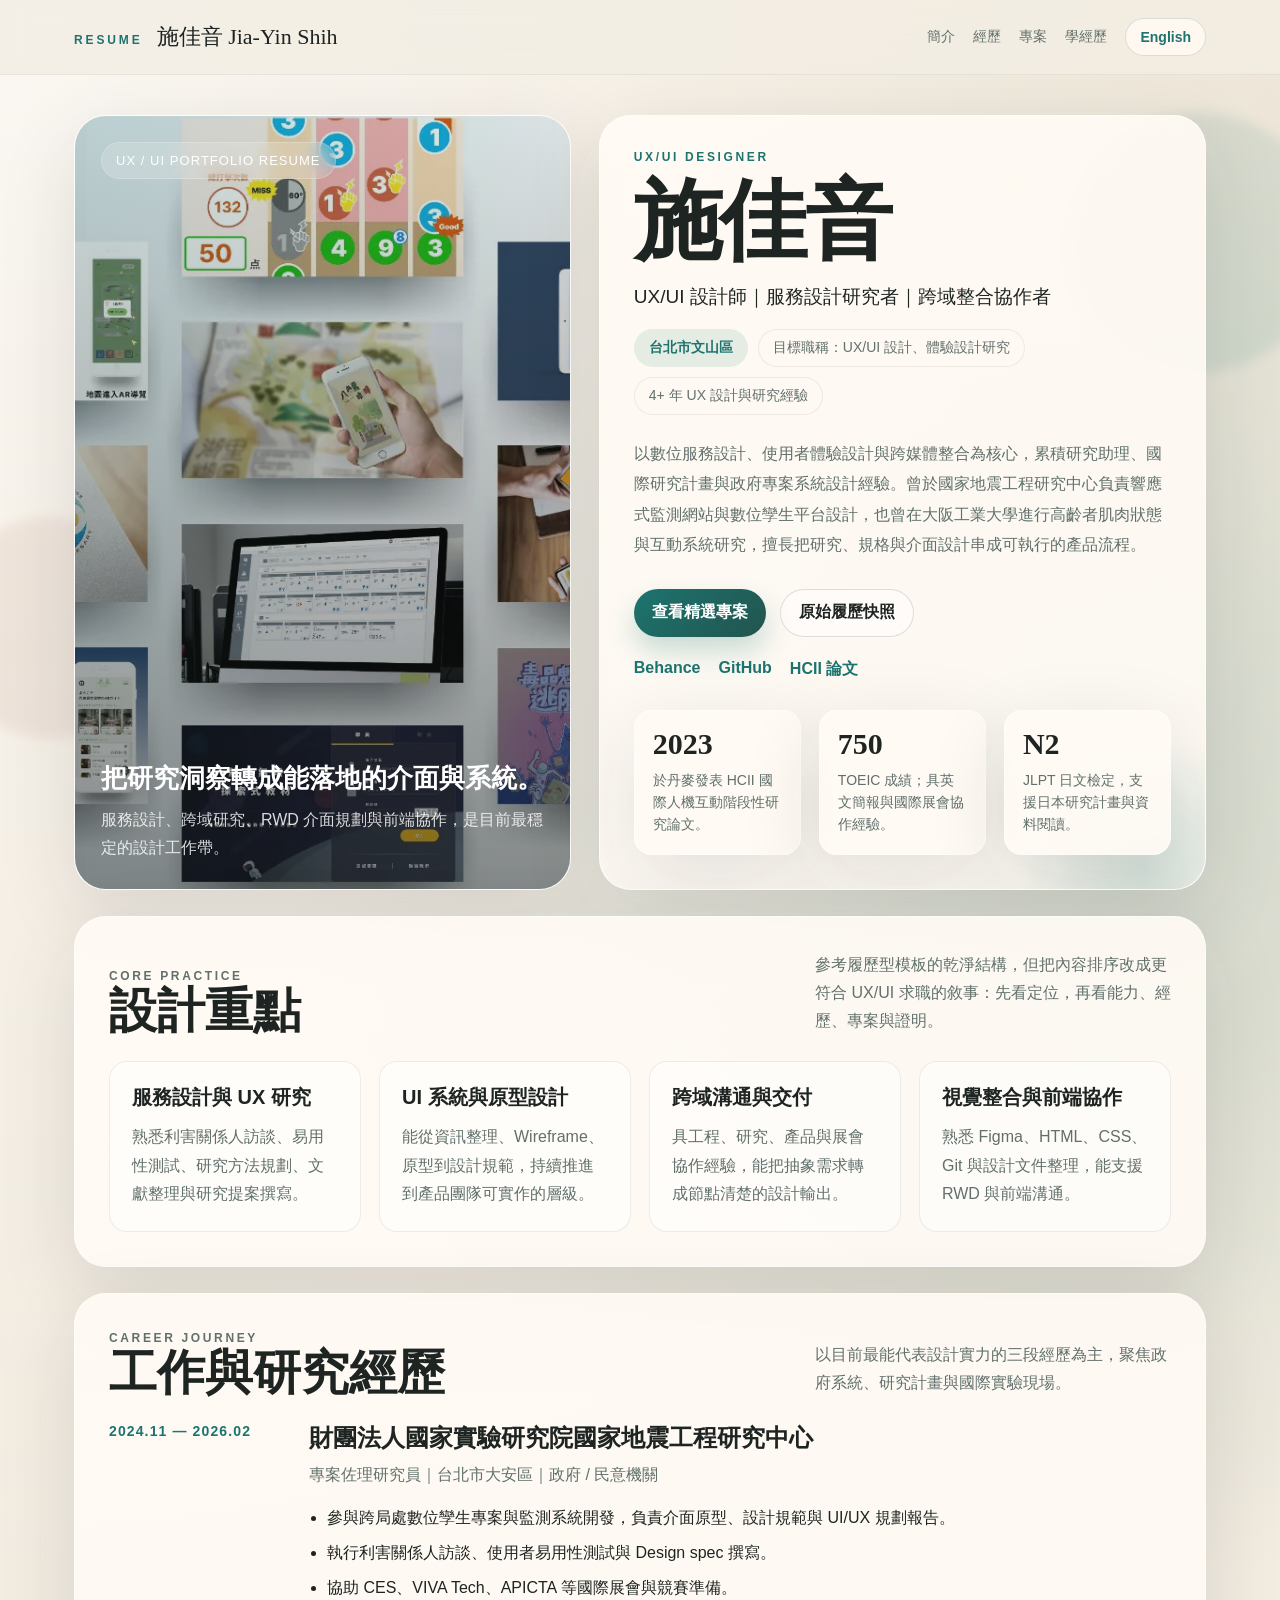
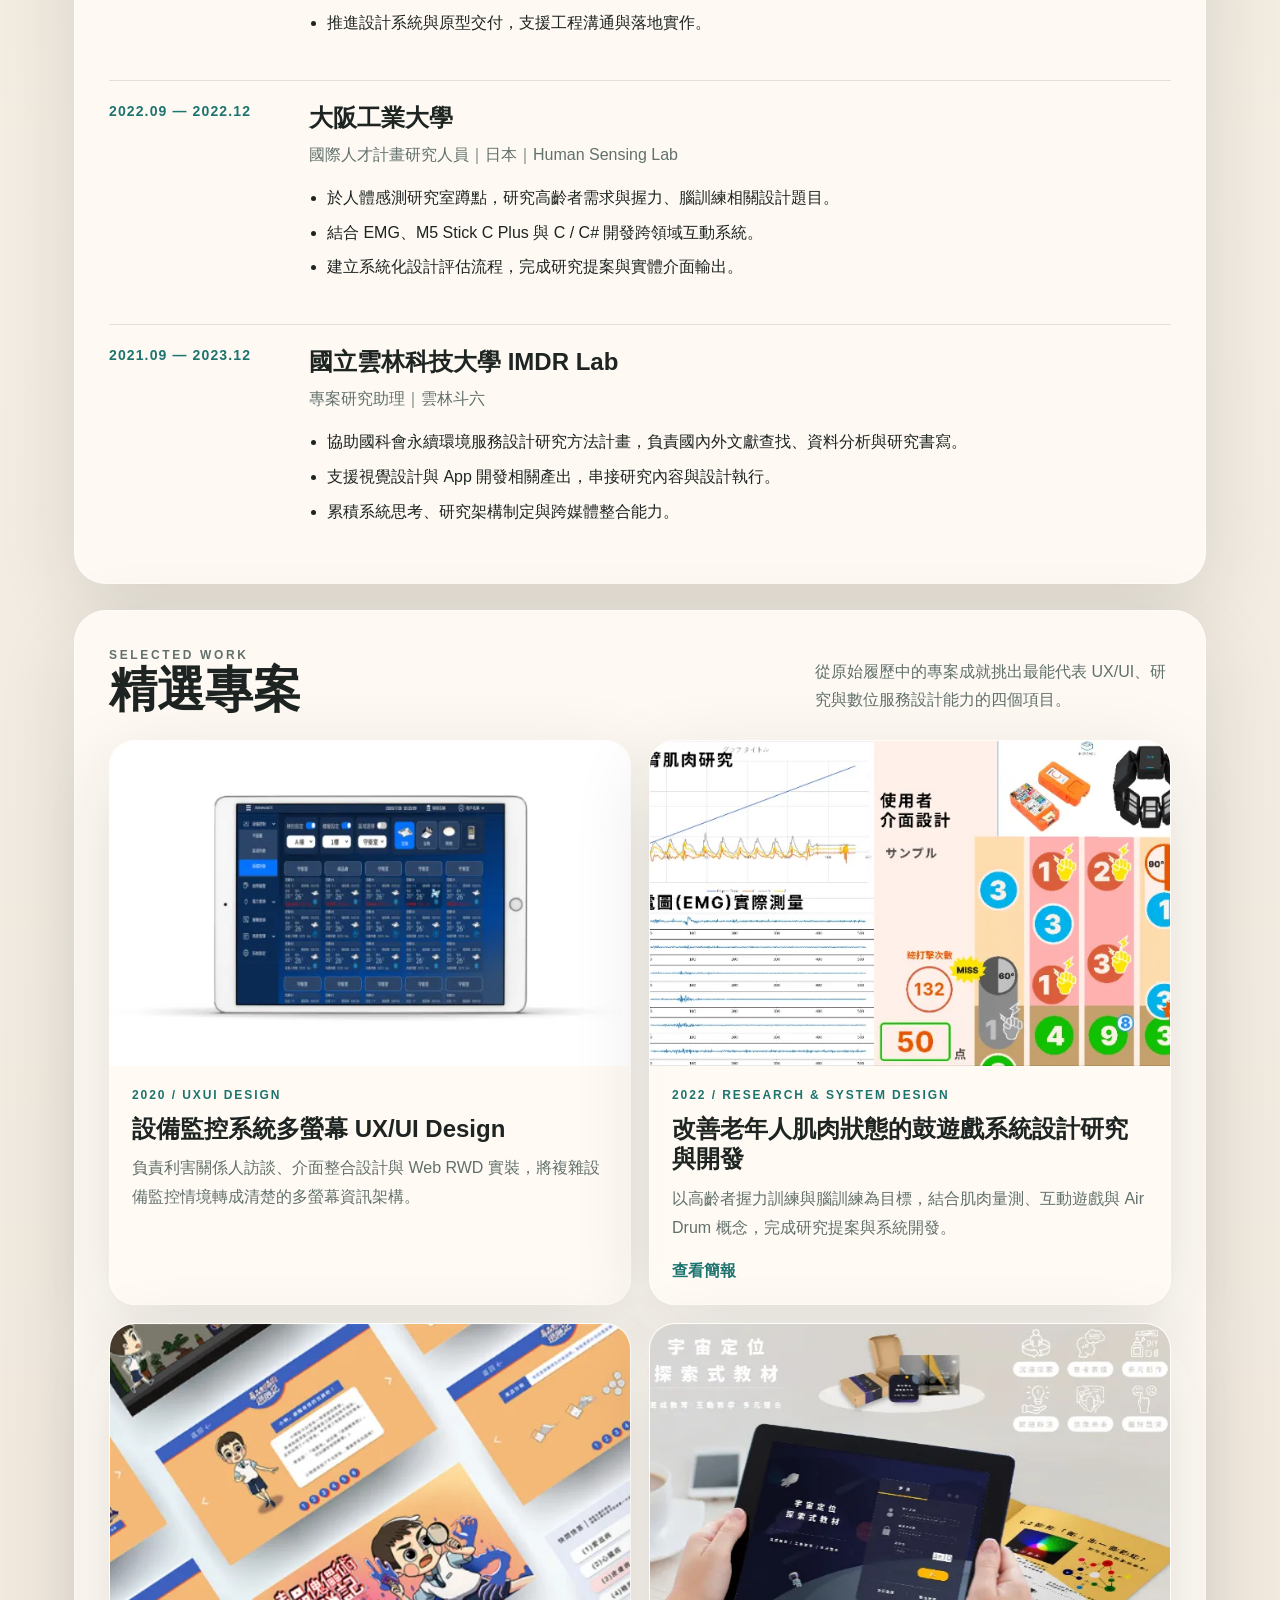
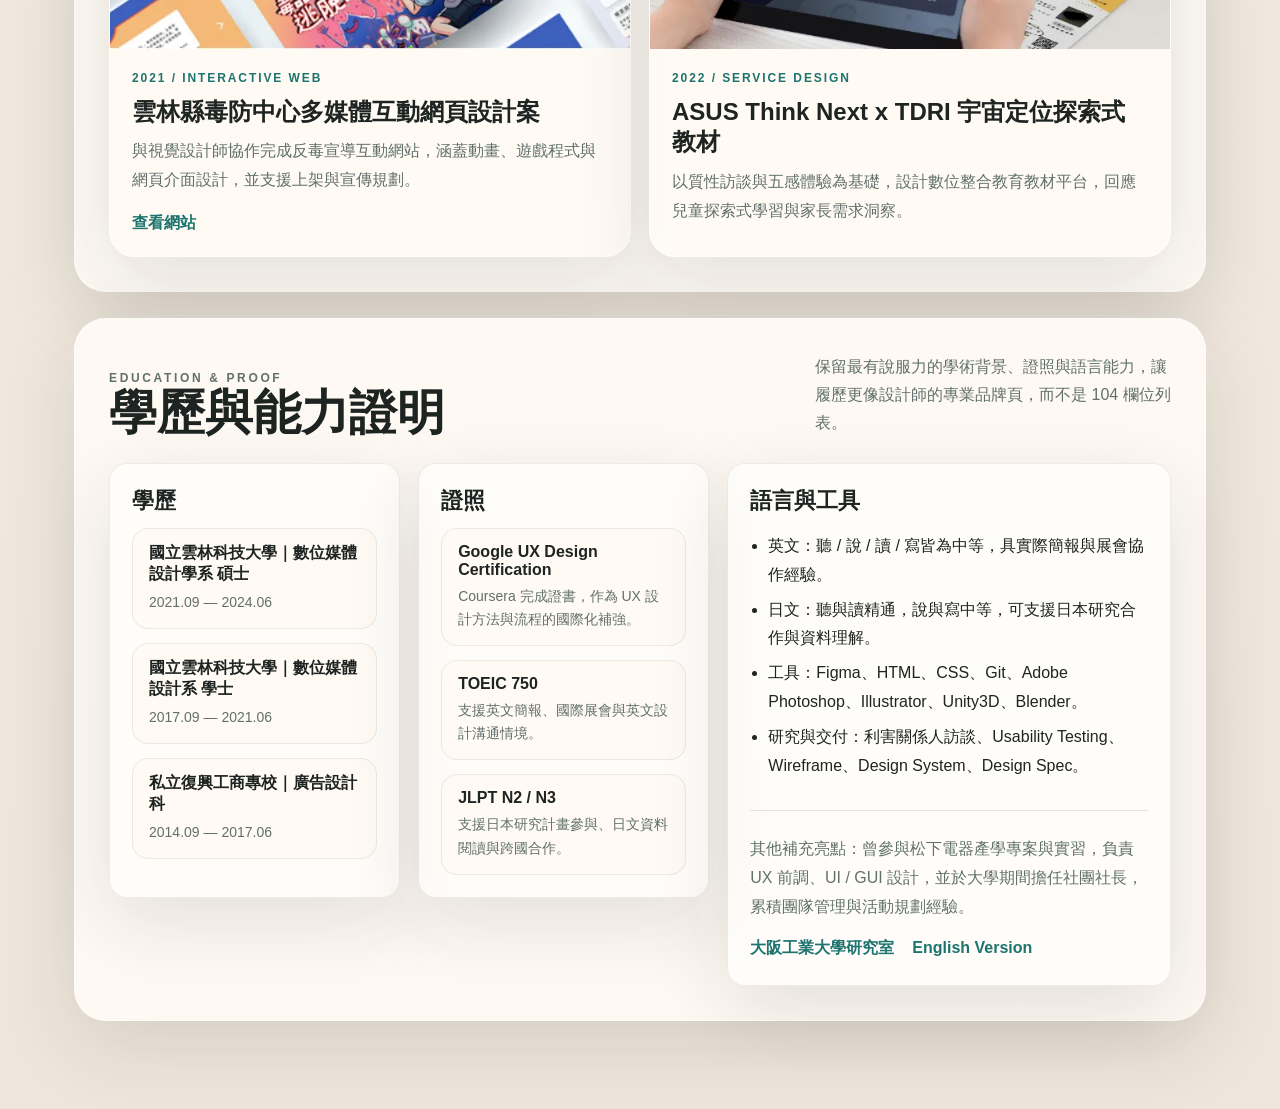
<file: index.html>
﻿<!DOCTYPE html>
<html lang="zh-Hant">
  <head>
    <meta charset="utf-8">
    <meta name="viewport" content="width=device-width, initial-scale=1">
    <meta name="description" content="施佳音的雙語履歷網站，聚焦 UX/UI 設計、服務設計研究與跨域整合實作。">
    <title>施佳音 | UX/UI 設計履歷</title>
    <link rel="stylesheet" href="./src/resume.css">
  </head>
  <body>
    <div class="page">
      <header class="site-nav">
        <div class="nav-inner">
          <div class="brand">
            <span class="brand-mark">Resume</span>
            <span class="brand-name">施佳音 Jia-Yin Shih</span>
          </div>
          <nav class="nav-links" aria-label="頁面導覽">
            <a href="#profile">簡介</a>
            <a href="#experience">經歷</a>
            <a href="#projects">專案</a>
            <a href="#credentials">學經歷</a>
            <a class="lang-link" href="./index-en.html">English</a>
          </nav>
        </div>
      </header>

      <main class="page-main">
        <section class="hero" id="profile">
          <div class="hero-media animate-in">
            <span class="media-badge">UX / UI Portfolio Resume</span>
            <img src="./assets/images/profile-cover.webp" alt="施佳音作品封面圖">
            <div class="media-note">
              <strong>把研究洞察轉成能落地的介面與系統。</strong>
              <span>服務設計、跨域研究、RWD 介面規劃與前端協作，是目前最穩定的設計工作帶。</span>
            </div>
          </div>

          <div class="hero-card animate-in delay-1">
            <p class="eyebrow">UX/UI Designer</p>
            <h1 class="hero-title">施佳音</h1>
            <p class="hero-subtitle">UX/UI 設計師｜服務設計研究者｜跨域整合協作者</p>

            <div class="hero-meta">
              <span class="pill strong">台北市文山區</span>
              <span class="pill">目標職稱：UX/UI 設計、體驗設計研究</span>
              <span class="pill">4+ 年 UX 設計與研究經驗</span>
            </div>

            <p class="hero-summary">
              以數位服務設計、使用者體驗設計與跨媒體整合為核心，累積研究助理、國際研究計畫與政府專案系統設計經驗。曾於國家地震工程研究中心負責響應式監測網站與數位孿生平台設計，也曾在大阪工業大學進行高齡者肌肉狀態與互動系統研究，擅長把研究、規格與介面設計串成可執行的產品流程。
            </p>

            <div class="hero-actions">
              <a class="button" href="#projects">查看精選專案</a>
              <a class="ghost-button" href="./raw/resume-source.html">原始履歷快照</a>
            </div>

            <div class="hero-links">
              <a href="https://www.behance.net/billowinglight/" target="_blank" rel="noreferrer">Behance</a>
              <a href="https://github.com/JiaYinshih" target="_blank" rel="noreferrer">GitHub</a>
              <a href="https://link.springer.com/chapter/10.1007/978-3-031-35989-7_3" target="_blank" rel="noreferrer">HCII 論文</a>
            </div>

            <div class="metric-grid">
              <article class="mini-card animate-in delay-1">
                <strong>2023</strong>
                <span>於丹麥發表 HCII 國際人機互動階段性研究論文。</span>
              </article>
              <article class="mini-card animate-in delay-1">
                <strong>750</strong>
                <span>TOEIC 成績；具英文簡報與國際展會協作經驗。</span>
              </article>
              <article class="mini-card animate-in delay-1">
                <strong>N2</strong>
                <span>JLPT 日文檢定，支援日本研究計畫與資料閱讀。</span>
              </article>
            </div>
          </div>
        </section>

        <section class="section-panel animate-in delay-1">
          <div class="section-head">
            <div>
              <p class="eyebrow">Core Practice</p>
              <h2>設計重點</h2>
            </div>
            <p>參考履歷型模板的乾淨結構，但把內容排序改成更符合 UX/UI 求職的敘事：先看定位，再看能力、經歷、專案與證明。</p>
          </div>

          <div class="expertise-grid">
            <article class="expertise-item">
              <h3>服務設計與 UX 研究</h3>
              <p>熟悉利害關係人訪談、易用性測試、研究方法規劃、文獻整理與研究提案撰寫。</p>
            </article>
            <article class="expertise-item">
              <h3>UI 系統與原型設計</h3>
              <p>能從資訊整理、Wireframe、原型到設計規範，持續推進到產品團隊可實作的層級。</p>
            </article>
            <article class="expertise-item">
              <h3>跨域溝通與交付</h3>
              <p>具工程、研究、產品與展會協作經驗，能把抽象需求轉成節點清楚的設計輸出。</p>
            </article>
            <article class="expertise-item">
              <h3>視覺整合與前端協作</h3>
              <p>熟悉 Figma、HTML、CSS、Git 與設計文件整理，能支援 RWD 與前端溝通。</p>
            </article>
          </div>
        </section>

        <section class="section-panel animate-in delay-1" id="experience">
          <div class="section-head">
            <div>
              <p class="eyebrow">Career Journey</p>
              <h2>工作與研究經歷</h2>
            </div>
            <p>以目前最能代表設計實力的三段經歷為主，聚焦政府系統、研究計畫與國際實驗現場。</p>
          </div>

          <div class="timeline">
            <article class="timeline-item">
              <div class="timeline-period">2024.11 — 2026.02</div>
              <div class="timeline-content">
                <h3>財團法人國家實驗研究院國家地震工程研究中心</h3>
                <div class="timeline-meta">專案佐理研究員｜台北市大安區｜政府 / 民意機關</div>
                <ul>
                  <li>參與跨局處數位孿生專案與監測系統開發，負責介面原型、設計規範與 UI/UX 規劃報告。</li>
                  <li>執行利害關係人訪談、使用者易用性測試與 Design spec 撰寫。</li>
                  <li>協助 CES、VIVA Tech、APICTA 等國際展會與競賽準備。</li>
                  <li>推進設計系統與原型交付，支援工程溝通與落地實作。</li>
                </ul>
              </div>
            </article>

            <article class="timeline-item">
              <div class="timeline-period">2022.09 — 2022.12</div>
              <div class="timeline-content">
                <h3>大阪工業大學</h3>
                <div class="timeline-meta">國際人才計畫研究人員｜日本｜Human Sensing Lab</div>
                <ul>
                  <li>於人體感測研究室蹲點，研究高齡者需求與握力、腦訓練相關設計題目。</li>
                  <li>結合 EMG、M5 Stick C Plus 與 C / C# 開發跨領域互動系統。</li>
                  <li>建立系統化設計評估流程，完成研究提案與實體介面輸出。</li>
                </ul>
              </div>
            </article>

            <article class="timeline-item">
              <div class="timeline-period">2021.09 — 2023.12</div>
              <div class="timeline-content">
                <h3>國立雲林科技大學 IMDR Lab</h3>
                <div class="timeline-meta">專案研究助理｜雲林斗六</div>
                <ul>
                  <li>協助國科會永續環境服務設計研究方法計畫，負責國內外文獻查找、資料分析與研究書寫。</li>
                  <li>支援視覺設計與 App 開發相關產出，串接研究內容與設計執行。</li>
                  <li>累積系統思考、研究架構制定與跨媒體整合能力。</li>
                </ul>
              </div>
            </article>
          </div>
        </section>

        <section class="section-panel animate-in delay-2" id="projects">
          <div class="section-head">
            <div>
              <p class="eyebrow">Selected Work</p>
              <h2>精選專案</h2>
            </div>
            <p>從原始履歷中的專案成就挑出最能代表 UX/UI、研究與數位服務設計能力的四個項目。</p>
          </div>

          <div class="project-grid">
            <article class="project-card">
              <div class="project-image">
                <img src="./assets/images/project-monitoring-ux-ui.webp" alt="設備監控系統多螢幕 UX/UI Design">
              </div>
              <div class="project-body">
                <div class="project-kicker">2020 / UXUI Design</div>
                <h3>設備監控系統多螢幕 UX/UI Design</h3>
                <p>負責利害關係人訪談、介面整合設計與 Web RWD 實裝，將複雜設備監控情境轉成清楚的多螢幕資訊架構。</p>
              </div>
            </article>

            <article class="project-card">
              <div class="project-image">
                <img src="./assets/images/project-air-drum-research.webp" alt="改善老年人肌肉狀態的鼓遊戲系統設計研究與開發">
              </div>
              <div class="project-body">
                <div class="project-kicker">2022 / Research & System Design</div>
                <h3>改善老年人肌肉狀態的鼓遊戲系統設計研究與開發</h3>
                <p>以高齡者握力訓練與腦訓練為目標，結合肌肉量測、互動遊戲與 Air Drum 概念，完成研究提案與系統開發。</p>
                <a class="project-link" href="https://docs.google.com/presentation/d/1HRM1MDwsDtq9emjHAzPKrhvN0O8iZyke/edit?usp=drive_link&ouid=109670991068246178965&rtpof=true&sd=true" target="_blank" rel="noreferrer">查看簡報</a>
              </div>
            </article>

            <article class="project-card">
              <div class="project-image">
                <img src="./assets/images/project-yunlin-interactive-web.webp" alt="雲林縣毒防中心多媒體互動網頁設計案">
              </div>
              <div class="project-body">
                <div class="project-kicker">2021 / Interactive Web</div>
                <h3>雲林縣毒防中心多媒體互動網頁設計案</h3>
                <p>與視覺設計師協作完成反毒宣導互動網站，涵蓋動畫、遊戲程式與網頁介面設計，並支援上架與宣傳規劃。</p>
                <a class="project-link" href="https://yunlindrug.github.io/yunlindrug/" target="_blank" rel="noreferrer">查看網站</a>
              </div>
            </article>

            <article class="project-card">
              <div class="project-image">
                <img src="./assets/images/project-image-extra.webp" alt="ASUS Think Next x TDRI 宇宙定位探索式教材">
              </div>
              <div class="project-body">
                <div class="project-kicker">2022 / Service Design</div>
                <h3>ASUS Think Next x TDRI 宇宙定位探索式教材</h3>
                <p>以質性訪談與五感體驗為基礎，設計數位整合教育教材平台，回應兒童探索式學習與家長需求洞察。</p>
              </div>
            </article>
          </div>
        </section>

        <section class="section-panel animate-in delay-2" id="credentials">
          <div class="section-head">
            <div>
              <p class="eyebrow">Education & Proof</p>
              <h2>學歷與能力證明</h2>
            </div>
            <p>保留最有說服力的學術背景、證照與語言能力，讓履歷更像設計師的專業品牌頁，而不是 104 欄位列表。</p>
          </div>

          <div class="bottom-grid">
            <div class="credentials-grid">
              <article class="credential-card">
                <h3>學歷</h3>
                <div class="credential-list">
                  <div class="credential-line">
                    <strong>國立雲林科技大學｜數位媒體設計學系 碩士</strong>
                    <span>2021.09 — 2024.06</span>
                  </div>
                  <div class="credential-line">
                    <strong>國立雲林科技大學｜數位媒體設計系 學士</strong>
                    <span>2017.09 — 2021.06</span>
                  </div>
                  <div class="credential-line">
                    <strong>私立復興工商專校｜廣告設計科</strong>
                    <span>2014.09 — 2017.06</span>
                  </div>
                </div>
              </article>

              <article class="credential-card">
                <h3>證照</h3>
                <div class="credential-list">
                  <div class="credential-line">
                    <strong>Google UX Design Certification</strong>
                    <span>Coursera 完成證書，作為 UX 設計方法與流程的國際化補強。</span>
                  </div>
                  <div class="credential-line">
                    <strong>TOEIC 750</strong>
                    <span>支援英文簡報、國際展會與英文設計溝通情境。</span>
                  </div>
                  <div class="credential-line">
                    <strong>JLPT N2 / N3</strong>
                    <span>支援日本研究計畫參與、日文資料閱讀與跨國合作。</span>
                  </div>
                </div>
              </article>
            </div>

            <article class="credential-card">
              <h3>語言與工具</h3>
              <ul>
                <li>英文：聽 / 說 / 讀 / 寫皆為中等，具實際簡報與展會協作經驗。</li>
                <li>日文：聽與讀精通，說與寫中等，可支援日本研究合作與資料理解。</li>
                <li>工具：Figma、HTML、CSS、Git、Adobe Photoshop、Illustrator、Unity3D、Blender。</li>
                <li>研究與交付：利害關係人訪談、Usability Testing、Wireframe、Design System、Design Spec。</li>
              </ul>

              <div class="footer-note">
                其他補充亮點：曾參與松下電器產學專案與實習，負責 UX 前調、UI / GUI 設計，並於大學期間擔任社團社長，累積團隊管理與活動規劃經驗。
                <div class="footer-links">
                  <a href="https://www.oit.ac.jp/laboratory/room/290" target="_blank" rel="noreferrer">大阪工業大學研究室</a>
                  <a href="./index-en.html">English Version</a>
                </div>
              </div>
            </article>
          </div>
        </section>
      </main>
    </div>
  </body>
</html>
</file>
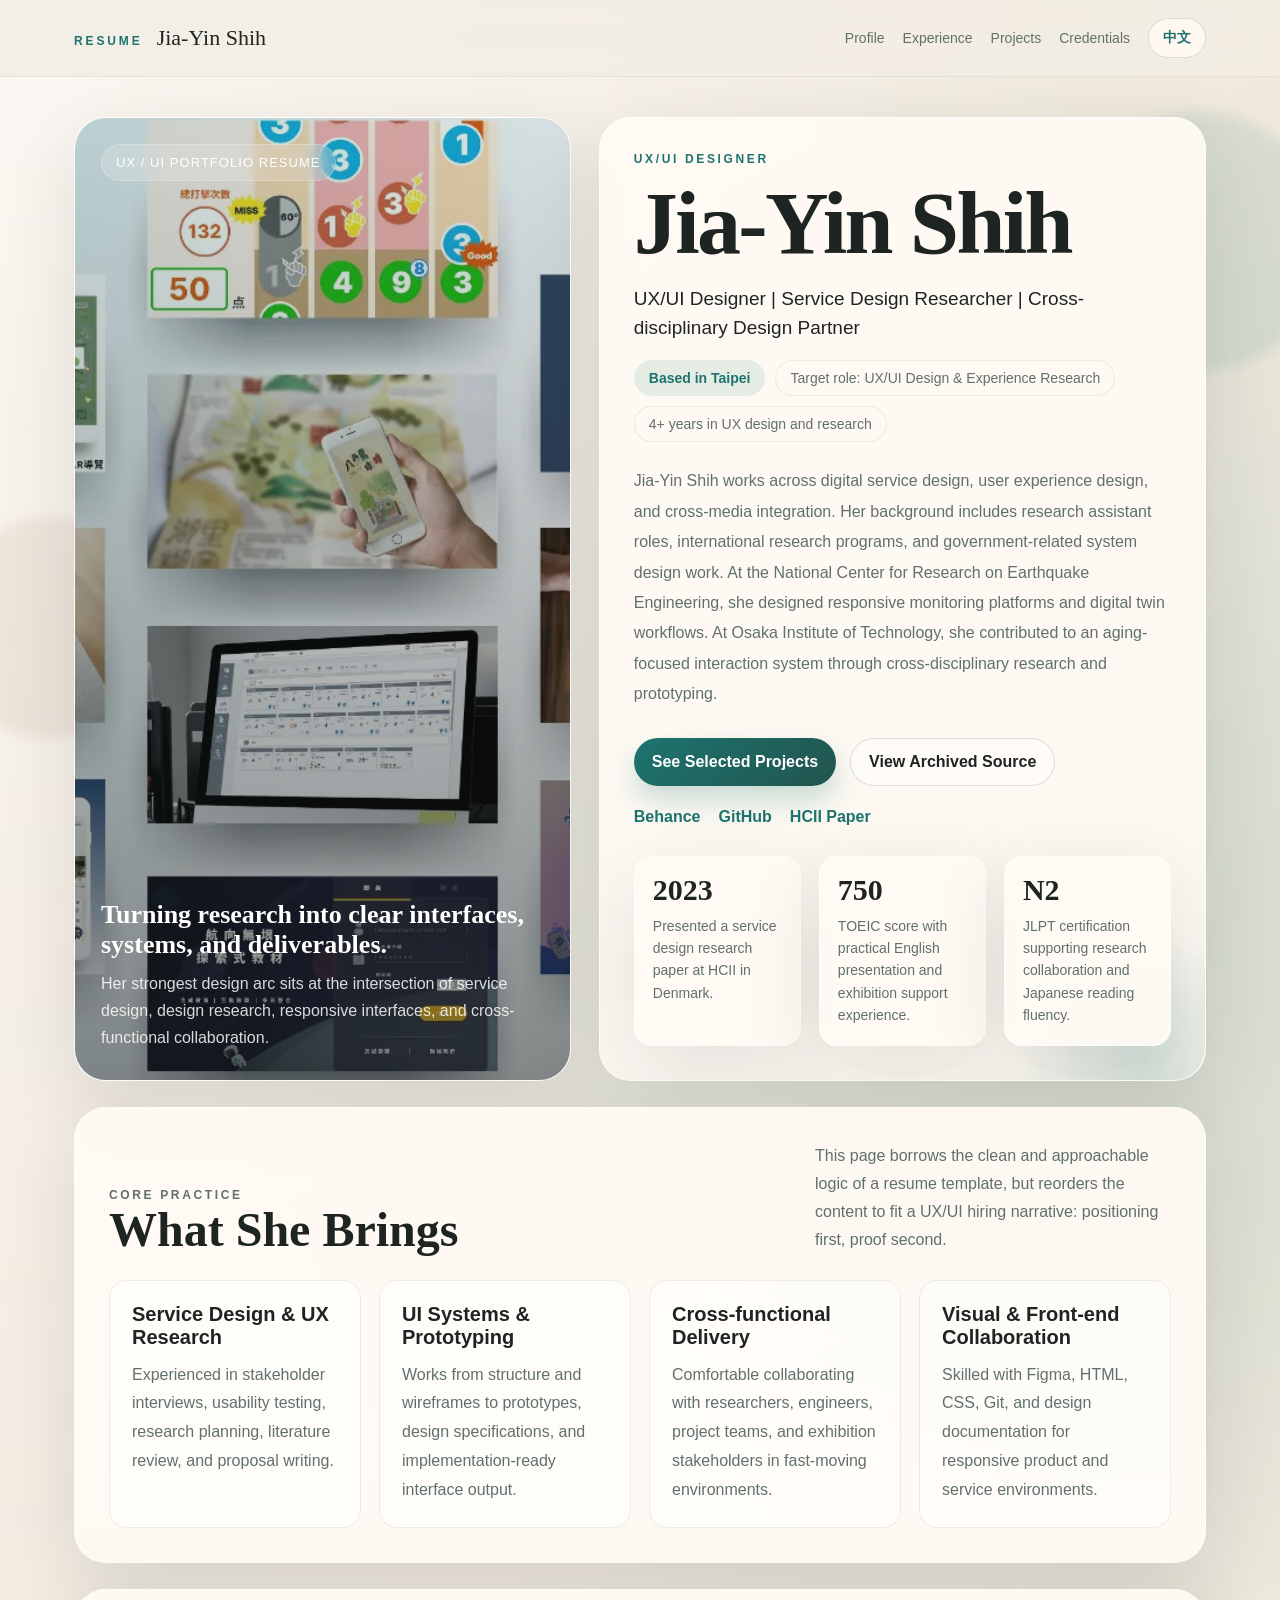
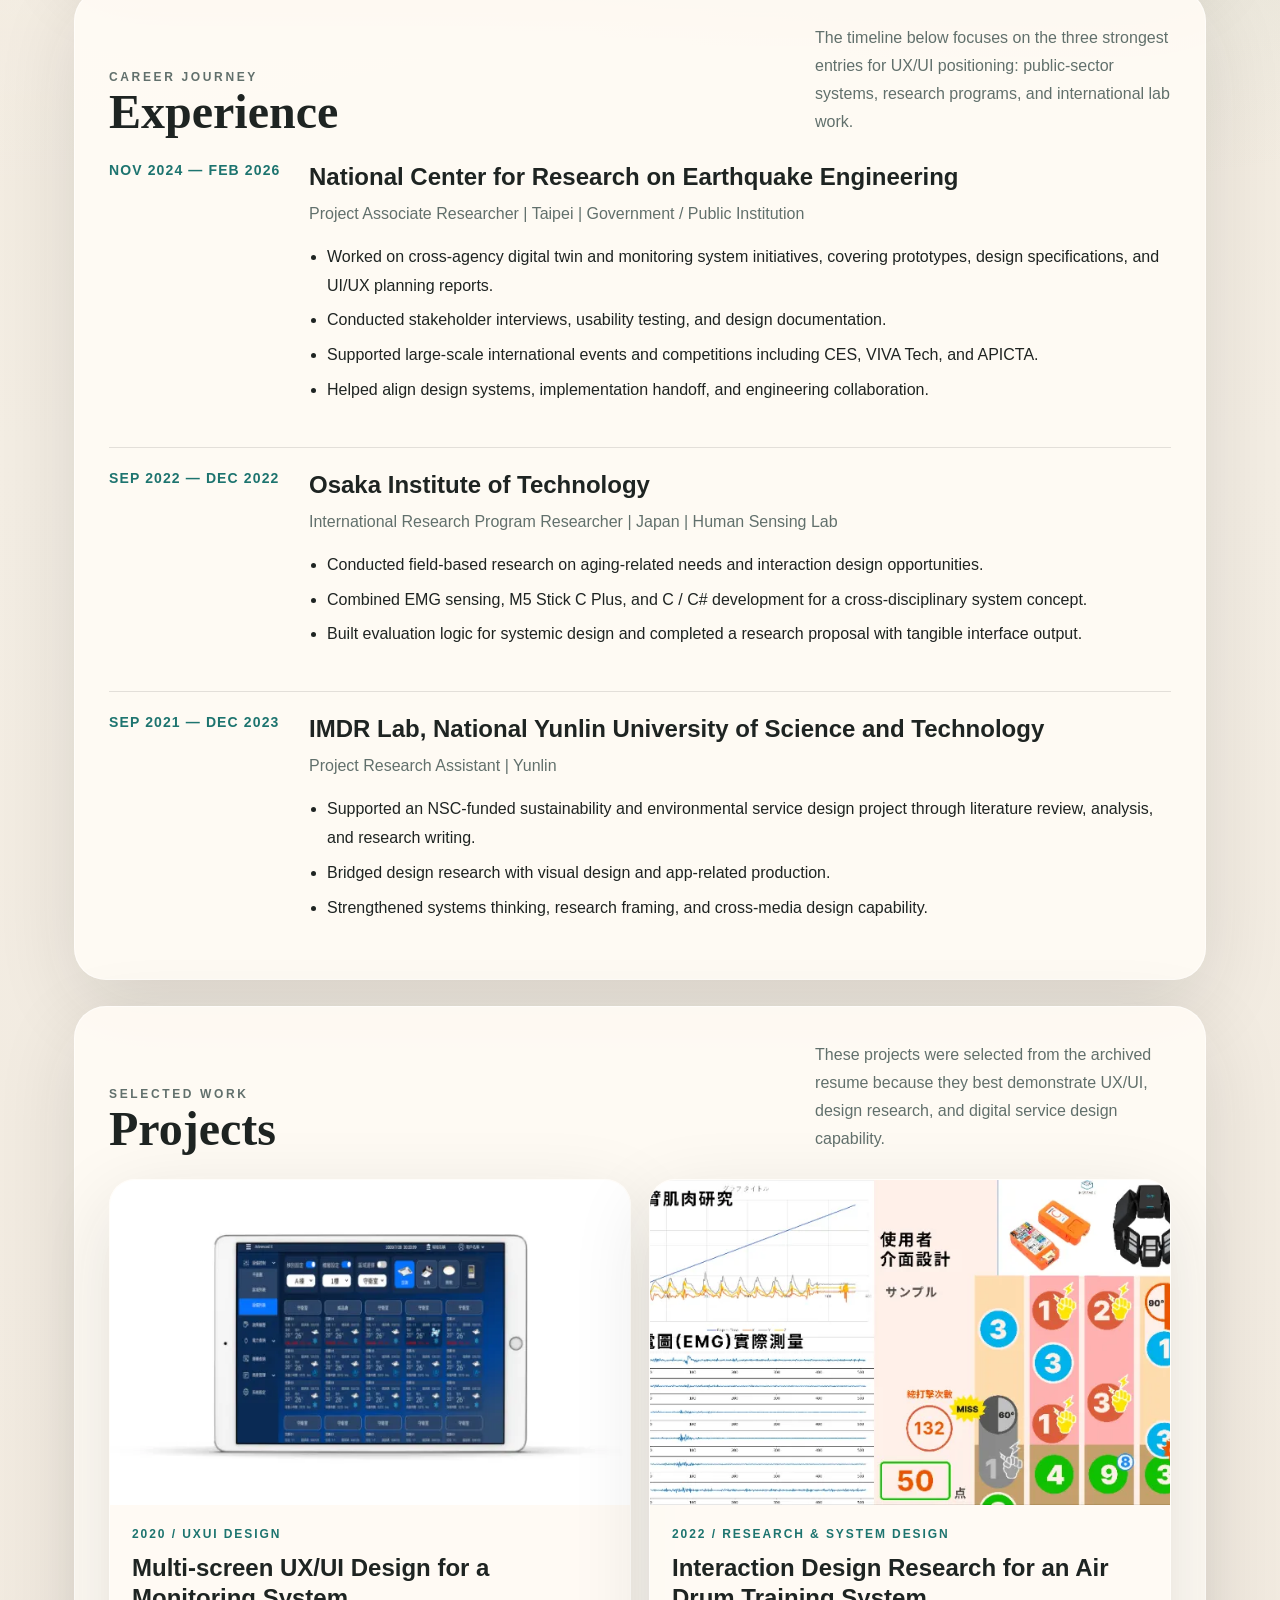
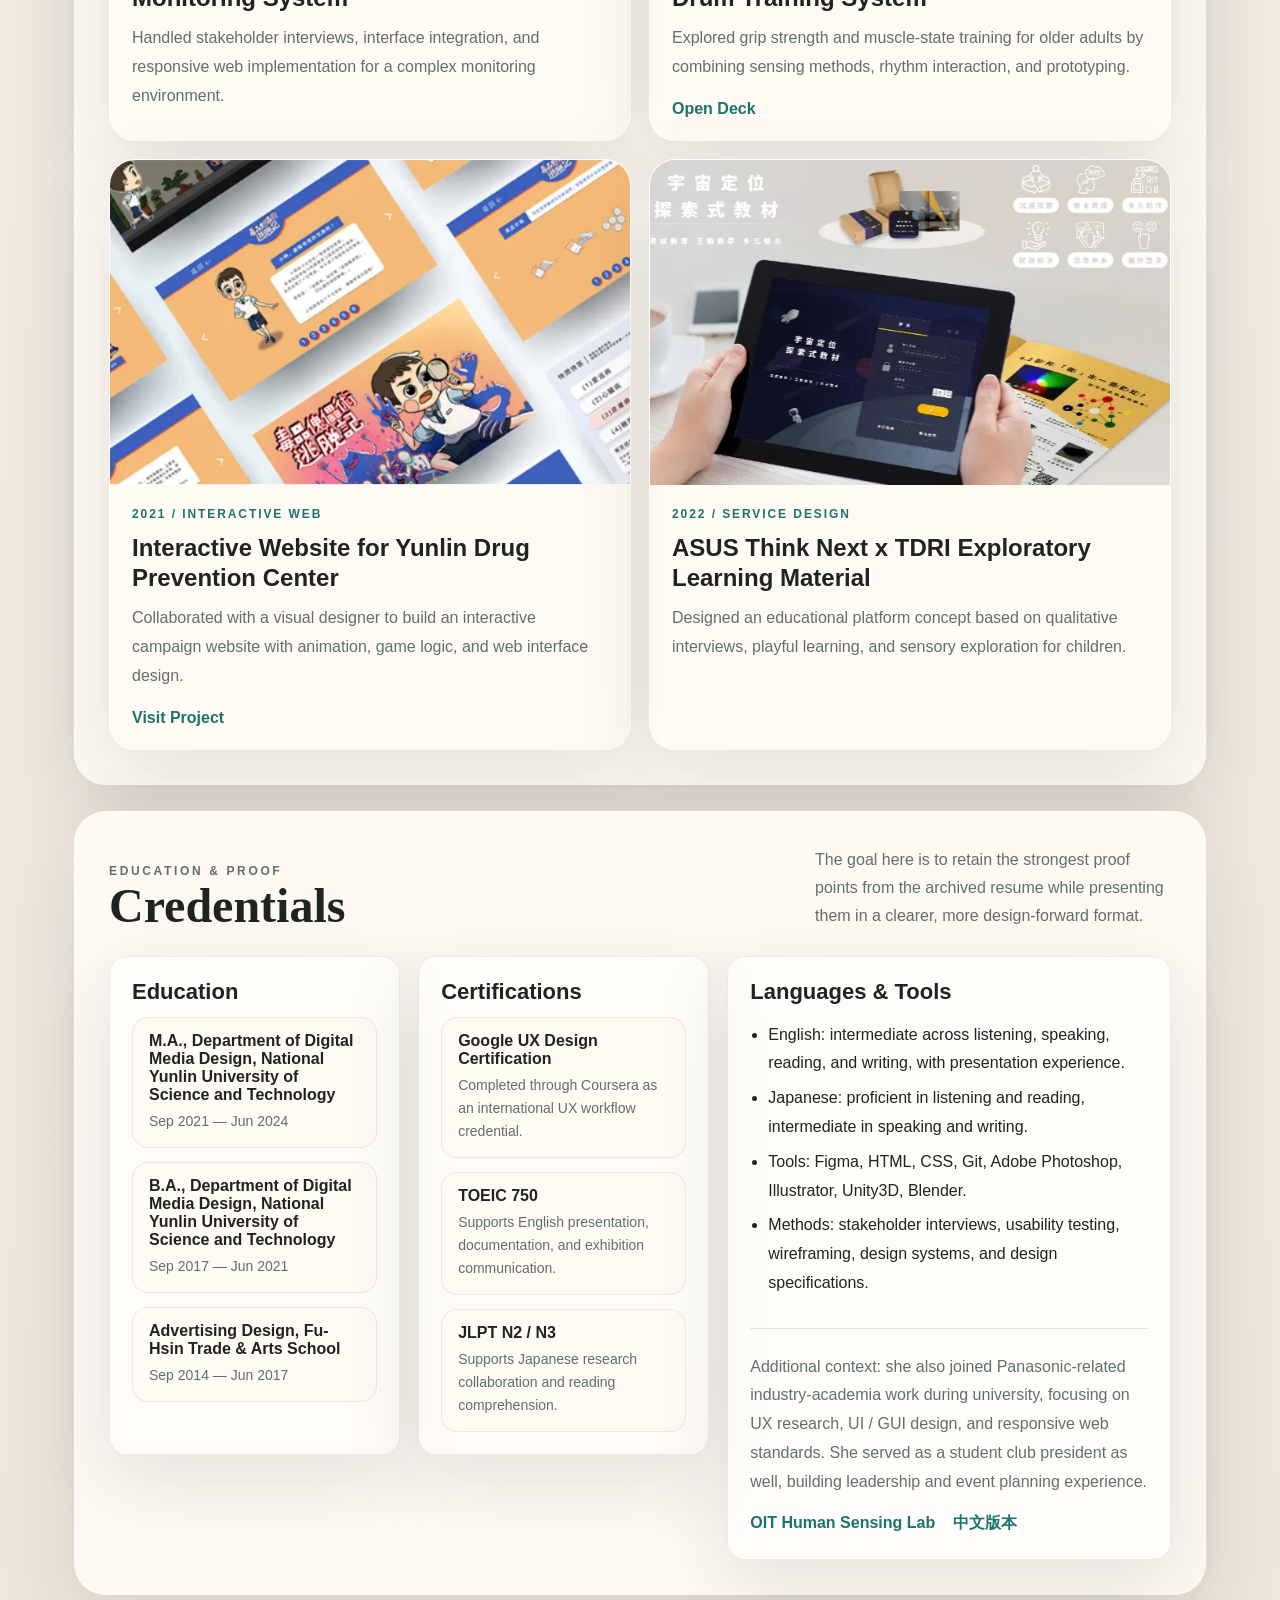
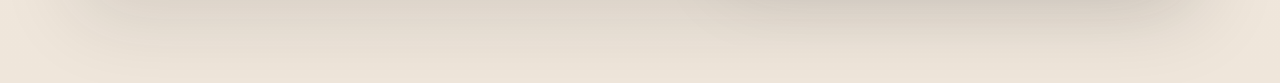
<file: index-en.html>
﻿<!DOCTYPE html>
<html lang="en">
  <head>
    <meta charset="utf-8">
    <meta name="viewport" content="width=device-width, initial-scale=1">
    <meta name="description" content="Bilingual resume website for Jia-Yin Shih, focused on UX/UI design, service design research, and cross-functional delivery.">
    <title>Jia-Yin Shih | UX/UI Designer Resume</title>
    <link rel="stylesheet" href="./src/resume.css">
  </head>
  <body>
    <div class="page">
      <header class="site-nav">
        <div class="nav-inner">
          <div class="brand">
            <span class="brand-mark">Resume</span>
            <span class="brand-name">Jia-Yin Shih</span>
          </div>
          <nav class="nav-links" aria-label="Page Navigation">
            <a href="#profile">Profile</a>
            <a href="#experience">Experience</a>
            <a href="#projects">Projects</a>
            <a href="#credentials">Credentials</a>
            <a class="lang-link" href="./index.html">中文</a>
          </nav>
        </div>
      </header>

      <main class="page-main">
        <section class="hero" id="profile">
          <div class="hero-media animate-in">
            <span class="media-badge">UX / UI Portfolio Resume</span>
            <img src="./assets/images/profile-cover.webp" alt="Portfolio cover for Jia-Yin Shih">
            <div class="media-note">
              <strong>Turning research into clear interfaces, systems, and deliverables.</strong>
              <span>Her strongest design arc sits at the intersection of service design, design research, responsive interfaces, and cross-functional collaboration.</span>
            </div>
          </div>

          <div class="hero-card animate-in delay-1">
            <p class="eyebrow">UX/UI Designer</p>
            <h1 class="hero-title">Jia-Yin Shih</h1>
            <p class="hero-subtitle">UX/UI Designer | Service Design Researcher | Cross-disciplinary Design Partner</p>

            <div class="hero-meta">
              <span class="pill strong">Based in Taipei</span>
              <span class="pill">Target role: UX/UI Design & Experience Research</span>
              <span class="pill">4+ years in UX design and research</span>
            </div>

            <p class="hero-summary">
              Jia-Yin Shih works across digital service design, user experience design, and cross-media integration. Her background includes research assistant roles, international research programs, and government-related system design work. At the National Center for Research on Earthquake Engineering, she designed responsive monitoring platforms and digital twin workflows. At Osaka Institute of Technology, she contributed to an aging-focused interaction system through cross-disciplinary research and prototyping.
            </p>

            <div class="hero-actions">
              <a class="button" href="#projects">See Selected Projects</a>
              <a class="ghost-button" href="./raw/resume-source.html">View Archived Source</a>
            </div>

            <div class="hero-links">
              <a href="https://www.behance.net/billowinglight/" target="_blank" rel="noreferrer">Behance</a>
              <a href="https://github.com/JiaYinshih" target="_blank" rel="noreferrer">GitHub</a>
              <a href="https://link.springer.com/chapter/10.1007/978-3-031-35989-7_3" target="_blank" rel="noreferrer">HCII Paper</a>
            </div>

            <div class="metric-grid">
              <article class="mini-card animate-in delay-1">
                <strong>2023</strong>
                <span>Presented a service design research paper at HCII in Denmark.</span>
              </article>
              <article class="mini-card animate-in delay-1">
                <strong>750</strong>
                <span>TOEIC score with practical English presentation and exhibition support experience.</span>
              </article>
              <article class="mini-card animate-in delay-1">
                <strong>N2</strong>
                <span>JLPT certification supporting research collaboration and Japanese reading fluency.</span>
              </article>
            </div>
          </div>
        </section>

        <section class="section-panel animate-in delay-1">
          <div class="section-head">
            <div>
              <p class="eyebrow">Core Practice</p>
              <h2>What She Brings</h2>
            </div>
            <p>This page borrows the clean and approachable logic of a resume template, but reorders the content to fit a UX/UI hiring narrative: positioning first, proof second.</p>
          </div>

          <div class="expertise-grid">
            <article class="expertise-item">
              <h3>Service Design & UX Research</h3>
              <p>Experienced in stakeholder interviews, usability testing, research planning, literature review, and proposal writing.</p>
            </article>
            <article class="expertise-item">
              <h3>UI Systems & Prototyping</h3>
              <p>Works from structure and wireframes to prototypes, design specifications, and implementation-ready interface output.</p>
            </article>
            <article class="expertise-item">
              <h3>Cross-functional Delivery</h3>
              <p>Comfortable collaborating with researchers, engineers, project teams, and exhibition stakeholders in fast-moving environments.</p>
            </article>
            <article class="expertise-item">
              <h3>Visual & Front-end Collaboration</h3>
              <p>Skilled with Figma, HTML, CSS, Git, and design documentation for responsive product and service environments.</p>
            </article>
          </div>
        </section>

        <section class="section-panel animate-in delay-1" id="experience">
          <div class="section-head">
            <div>
              <p class="eyebrow">Career Journey</p>
              <h2>Experience</h2>
            </div>
            <p>The timeline below focuses on the three strongest entries for UX/UI positioning: public-sector systems, research programs, and international lab work.</p>
          </div>

          <div class="timeline">
            <article class="timeline-item">
              <div class="timeline-period">Nov 2024 — Feb 2026</div>
              <div class="timeline-content">
                <h3>National Center for Research on Earthquake Engineering</h3>
                <div class="timeline-meta">Project Associate Researcher | Taipei | Government / Public Institution</div>
                <ul>
                  <li>Worked on cross-agency digital twin and monitoring system initiatives, covering prototypes, design specifications, and UI/UX planning reports.</li>
                  <li>Conducted stakeholder interviews, usability testing, and design documentation.</li>
                  <li>Supported large-scale international events and competitions including CES, VIVA Tech, and APICTA.</li>
                  <li>Helped align design systems, implementation handoff, and engineering collaboration.</li>
                </ul>
              </div>
            </article>

            <article class="timeline-item">
              <div class="timeline-period">Sep 2022 — Dec 2022</div>
              <div class="timeline-content">
                <h3>Osaka Institute of Technology</h3>
                <div class="timeline-meta">International Research Program Researcher | Japan | Human Sensing Lab</div>
                <ul>
                  <li>Conducted field-based research on aging-related needs and interaction design opportunities.</li>
                  <li>Combined EMG sensing, M5 Stick C Plus, and C / C# development for a cross-disciplinary system concept.</li>
                  <li>Built evaluation logic for systemic design and completed a research proposal with tangible interface output.</li>
                </ul>
              </div>
            </article>

            <article class="timeline-item">
              <div class="timeline-period">Sep 2021 — Dec 2023</div>
              <div class="timeline-content">
                <h3>IMDR Lab, National Yunlin University of Science and Technology</h3>
                <div class="timeline-meta">Project Research Assistant | Yunlin</div>
                <ul>
                  <li>Supported an NSC-funded sustainability and environmental service design project through literature review, analysis, and research writing.</li>
                  <li>Bridged design research with visual design and app-related production.</li>
                  <li>Strengthened systems thinking, research framing, and cross-media design capability.</li>
                </ul>
              </div>
            </article>
          </div>
        </section>

        <section class="section-panel animate-in delay-2" id="projects">
          <div class="section-head">
            <div>
              <p class="eyebrow">Selected Work</p>
              <h2>Projects</h2>
            </div>
            <p>These projects were selected from the archived resume because they best demonstrate UX/UI, design research, and digital service design capability.</p>
          </div>

          <div class="project-grid">
            <article class="project-card">
              <div class="project-image">
                <img src="./assets/images/project-monitoring-ux-ui.webp" alt="Monitoring system multi-screen UX/UI design">
              </div>
              <div class="project-body">
                <div class="project-kicker">2020 / UXUI Design</div>
                <h3>Multi-screen UX/UI Design for a Monitoring System</h3>
                <p>Handled stakeholder interviews, interface integration, and responsive web implementation for a complex monitoring environment.</p>
              </div>
            </article>

            <article class="project-card">
              <div class="project-image">
                <img src="./assets/images/project-air-drum-research.webp" alt="Air Drum research project">
              </div>
              <div class="project-body">
                <div class="project-kicker">2022 / Research & System Design</div>
                <h3>Interaction Design Research for an Air Drum Training System</h3>
                <p>Explored grip strength and muscle-state training for older adults by combining sensing methods, rhythm interaction, and prototyping.</p>
                <a class="project-link" href="https://docs.google.com/presentation/d/1HRM1MDwsDtq9emjHAzPKrhvN0O8iZyke/edit?usp=drive_link&ouid=109670991068246178965&rtpof=true&sd=true" target="_blank" rel="noreferrer">Open Deck</a>
              </div>
            </article>

            <article class="project-card">
              <div class="project-image">
                <img src="./assets/images/project-yunlin-interactive-web.webp" alt="Interactive anti-drug website design project">
              </div>
              <div class="project-body">
                <div class="project-kicker">2021 / Interactive Web</div>
                <h3>Interactive Website for Yunlin Drug Prevention Center</h3>
                <p>Collaborated with a visual designer to build an interactive campaign website with animation, game logic, and web interface design.</p>
                <a class="project-link" href="https://yunlindrug.github.io/yunlindrug/" target="_blank" rel="noreferrer">Visit Project</a>
              </div>
            </article>

            <article class="project-card">
              <div class="project-image">
                <img src="./assets/images/project-image-extra.webp" alt="ASUS Think Next service design project">
              </div>
              <div class="project-body">
                <div class="project-kicker">2022 / Service Design</div>
                <h3>ASUS Think Next x TDRI Exploratory Learning Material</h3>
                <p>Designed an educational platform concept based on qualitative interviews, playful learning, and sensory exploration for children.</p>
              </div>
            </article>
          </div>
        </section>

        <section class="section-panel animate-in delay-2" id="credentials">
          <div class="section-head">
            <div>
              <p class="eyebrow">Education & Proof</p>
              <h2>Credentials</h2>
            </div>
            <p>The goal here is to retain the strongest proof points from the archived resume while presenting them in a clearer, more design-forward format.</p>
          </div>

          <div class="bottom-grid">
            <div class="credentials-grid">
              <article class="credential-card">
                <h3>Education</h3>
                <div class="credential-list">
                  <div class="credential-line">
                    <strong>M.A., Department of Digital Media Design, National Yunlin University of Science and Technology</strong>
                    <span>Sep 2021 — Jun 2024</span>
                  </div>
                  <div class="credential-line">
                    <strong>B.A., Department of Digital Media Design, National Yunlin University of Science and Technology</strong>
                    <span>Sep 2017 — Jun 2021</span>
                  </div>
                  <div class="credential-line">
                    <strong>Advertising Design, Fu-Hsin Trade & Arts School</strong>
                    <span>Sep 2014 — Jun 2017</span>
                  </div>
                </div>
              </article>

              <article class="credential-card">
                <h3>Certifications</h3>
                <div class="credential-list">
                  <div class="credential-line">
                    <strong>Google UX Design Certification</strong>
                    <span>Completed through Coursera as an international UX workflow credential.</span>
                  </div>
                  <div class="credential-line">
                    <strong>TOEIC 750</strong>
                    <span>Supports English presentation, documentation, and exhibition communication.</span>
                  </div>
                  <div class="credential-line">
                    <strong>JLPT N2 / N3</strong>
                    <span>Supports Japanese research collaboration and reading comprehension.</span>
                  </div>
                </div>
              </article>
            </div>

            <article class="credential-card">
              <h3>Languages & Tools</h3>
              <ul>
                <li>English: intermediate across listening, speaking, reading, and writing, with presentation experience.</li>
                <li>Japanese: proficient in listening and reading, intermediate in speaking and writing.</li>
                <li>Tools: Figma, HTML, CSS, Git, Adobe Photoshop, Illustrator, Unity3D, Blender.</li>
                <li>Methods: stakeholder interviews, usability testing, wireframing, design systems, and design specifications.</li>
              </ul>

              <div class="footer-note">
                Additional context: she also joined Panasonic-related industry-academia work during university, focusing on UX research, UI / GUI design, and responsive web standards. She served as a student club president as well, building leadership and event planning experience.
                <div class="footer-links">
                  <a href="https://www.oit.ac.jp/laboratory/room/290" target="_blank" rel="noreferrer">OIT Human Sensing Lab</a>
                  <a href="./index.html">中文版本</a>
                </div>
              </div>
            </article>
          </div>
        </section>
      </main>
    </div>
  </body>
</html>
</file>
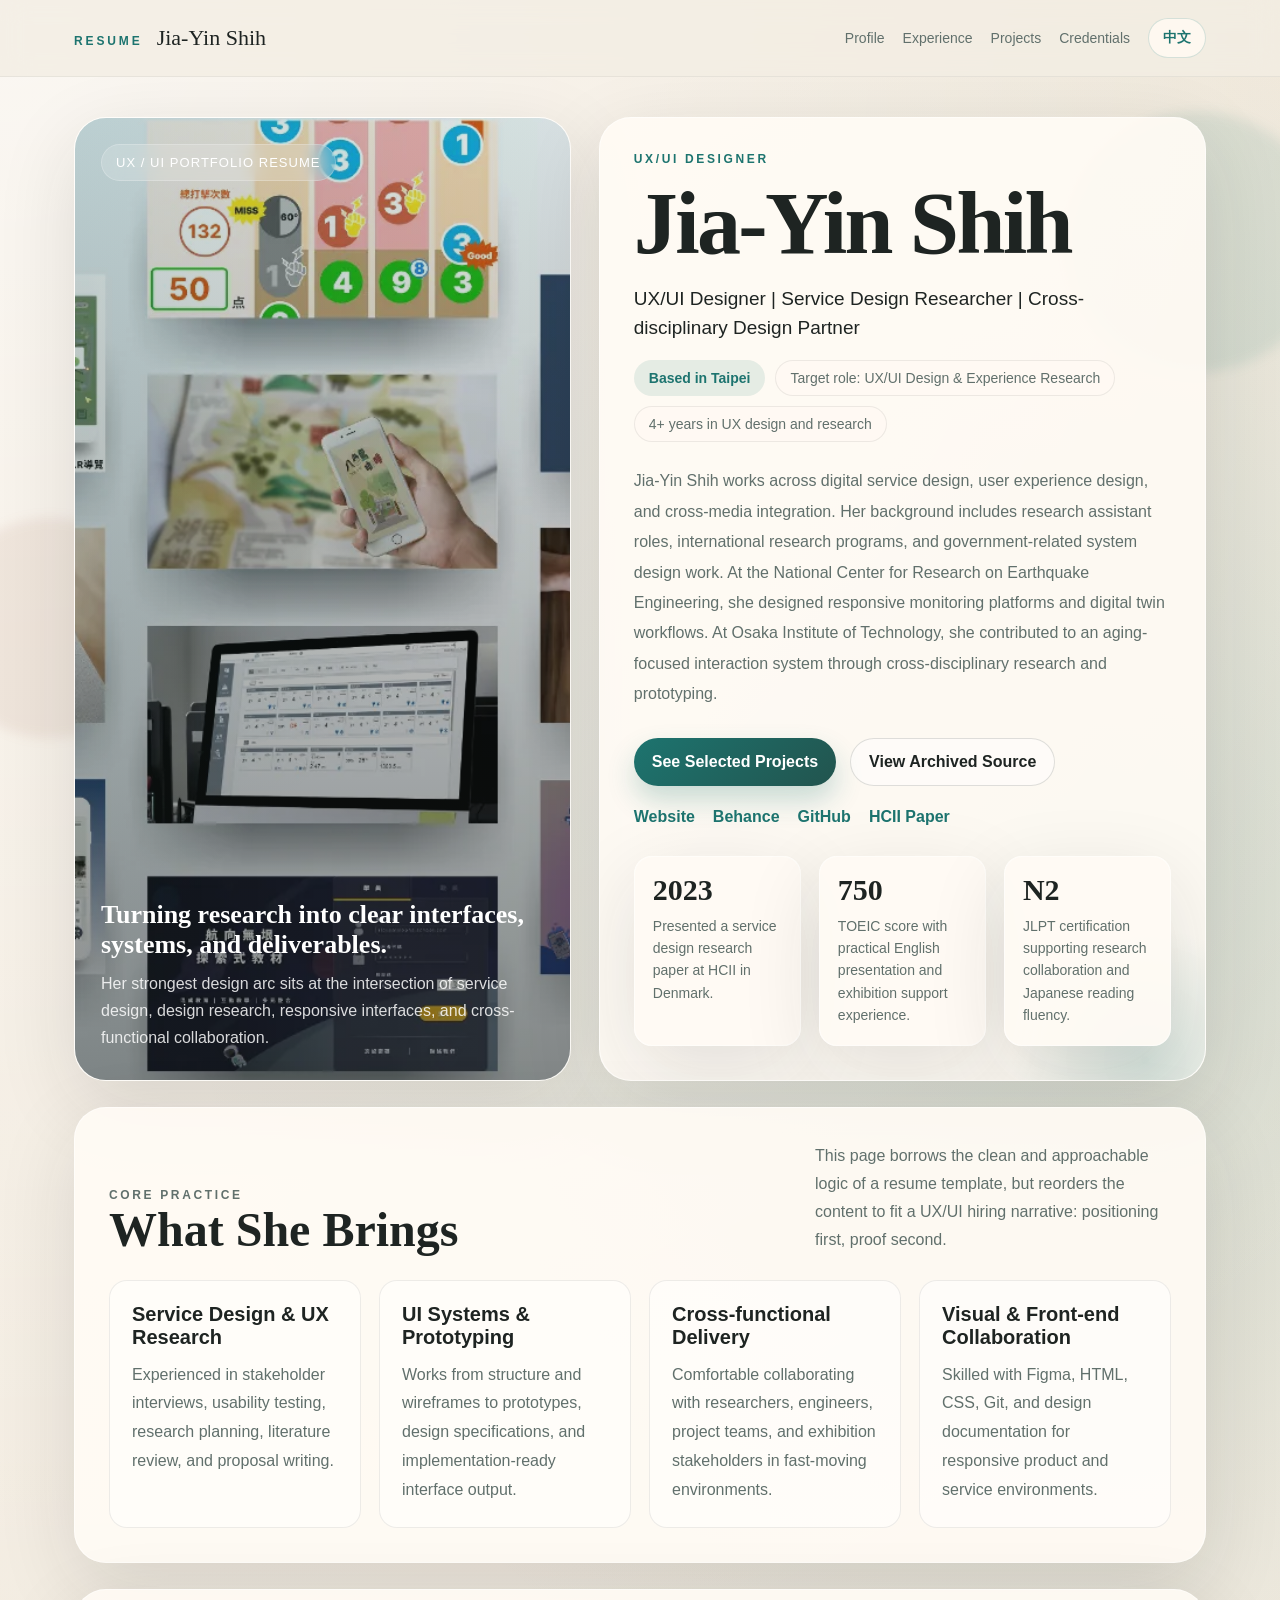
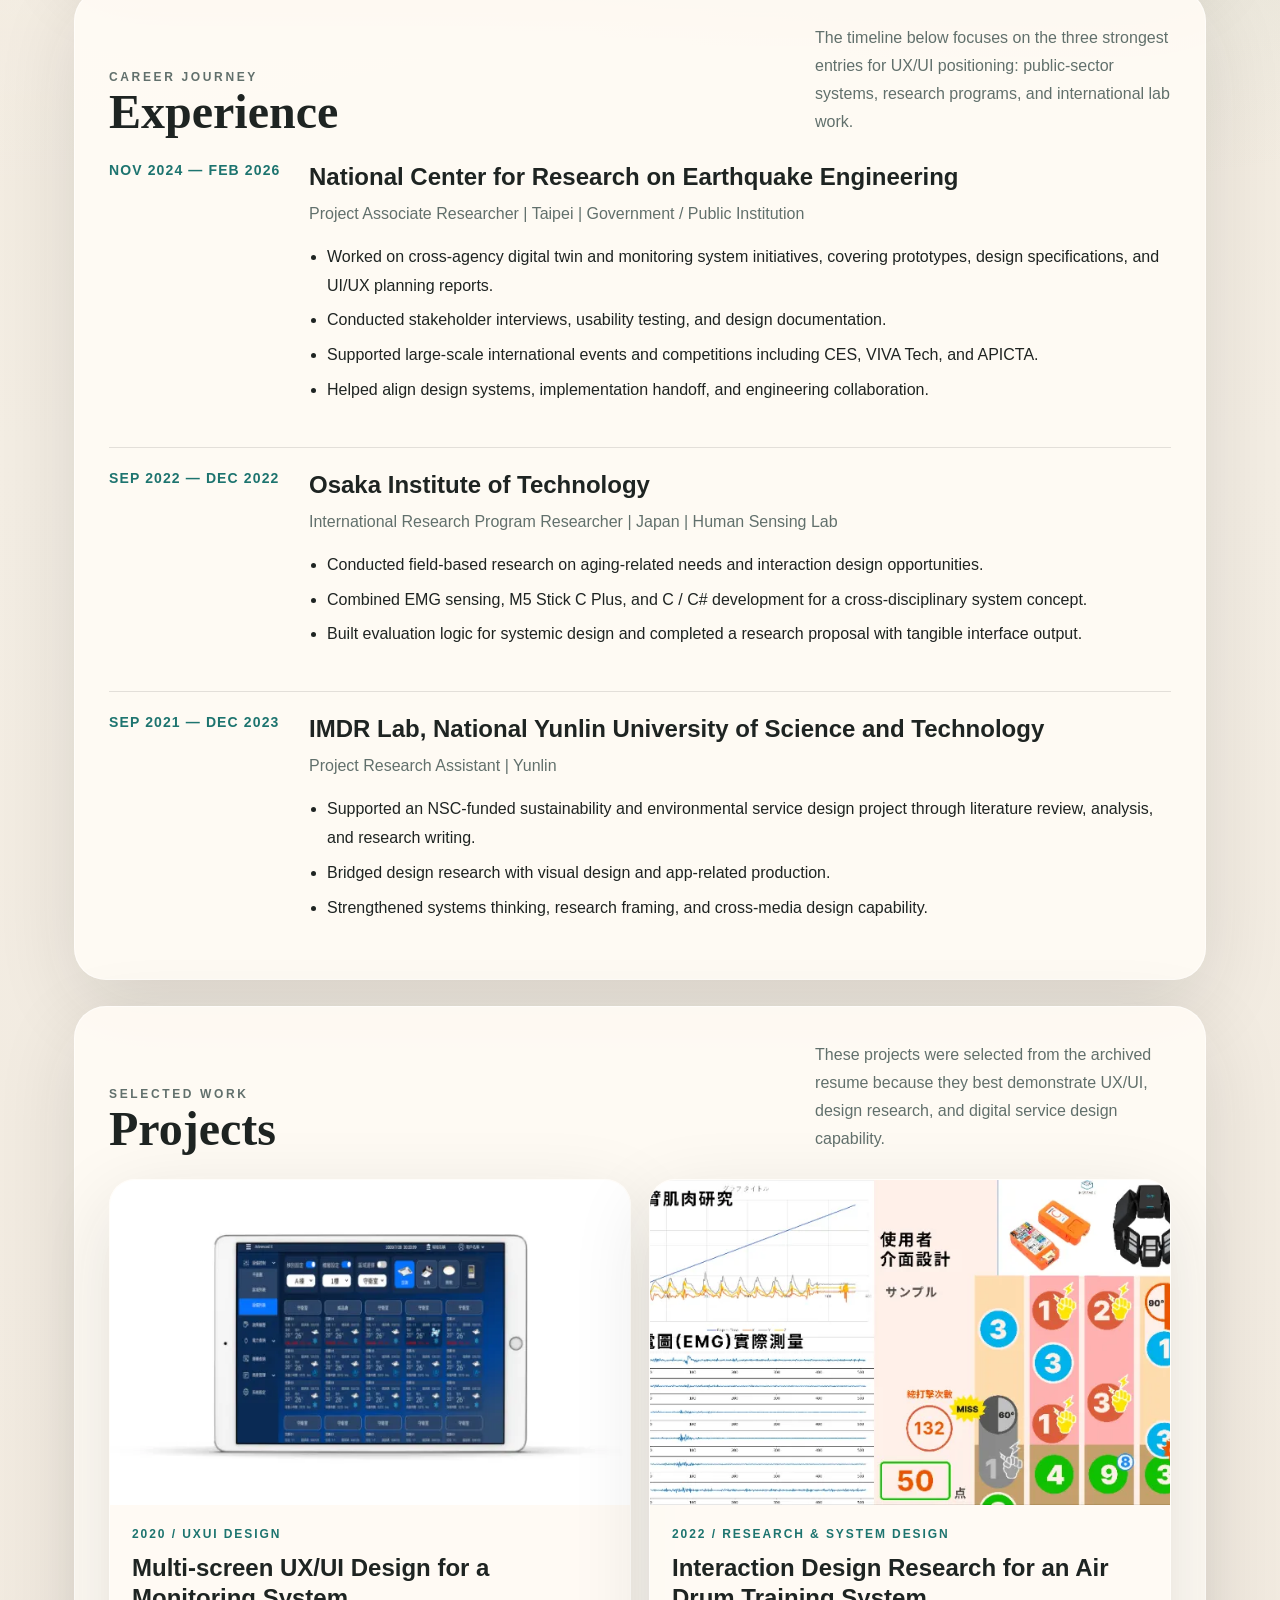
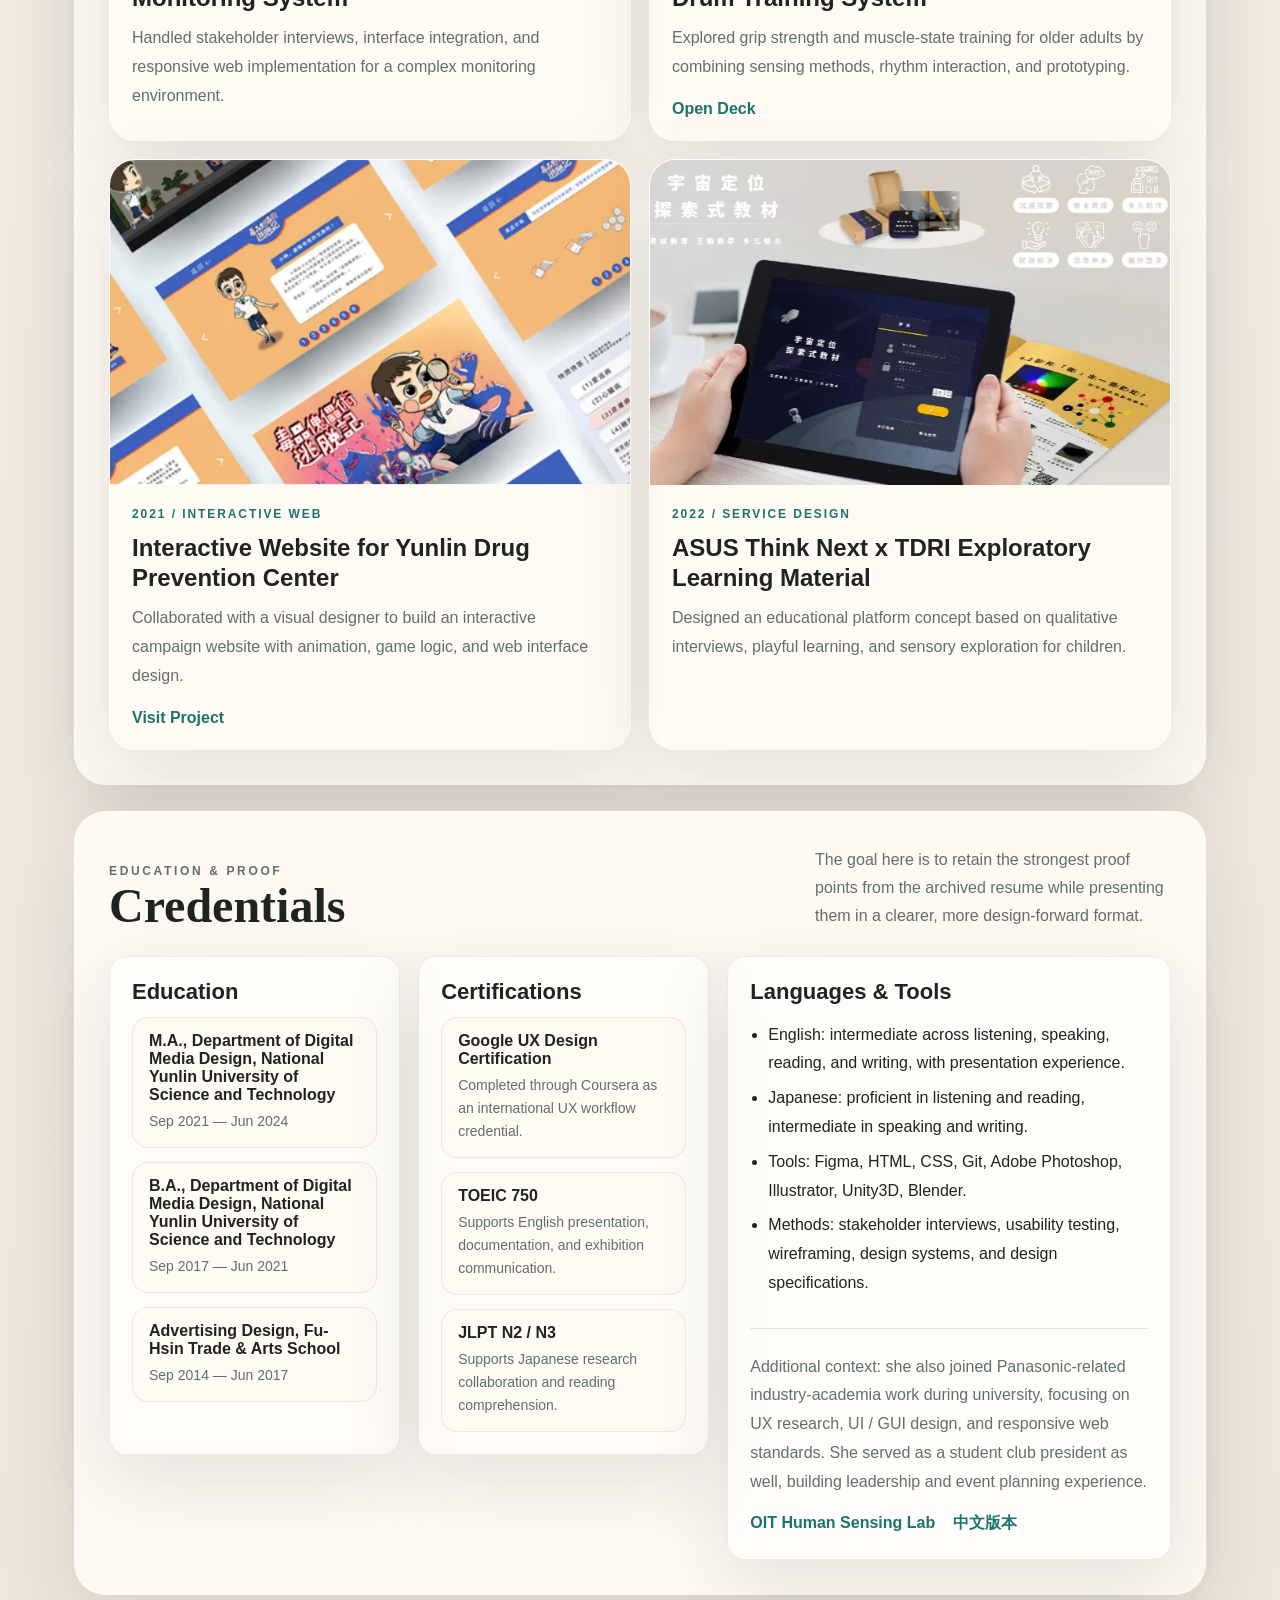
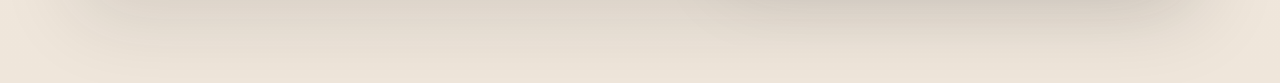
<file: output/resume-en.html>
﻿<!DOCTYPE html>
<html lang="en">
  <head>
    <meta charset="utf-8">
    <meta name="viewport" content="width=device-width, initial-scale=1">
    <meta name="description" content="Bilingual resume website for Jia-Yin Shih, focused on UX/UI design, service design research, and cross-functional delivery.">
    <title>Jia-Yin Shih | UX/UI Designer Resume</title>
    <link rel="stylesheet" href="../src/resume.css">
  </head>
  <body>
    <div class="page">
      <header class="site-nav">
        <div class="nav-inner">
          <div class="brand">
            <span class="brand-mark">Resume</span>
            <span class="brand-name">Jia-Yin Shih</span>
          </div>
          <nav class="nav-links" aria-label="Page Navigation">
            <a href="#profile">Profile</a>
            <a href="#experience">Experience</a>
            <a href="#projects">Projects</a>
            <a href="#credentials">Credentials</a>
            <a class="lang-link" href="./resume-zh.html">中文</a>
          </nav>
        </div>
      </header>

      <main class="page-main">
        <section class="hero" id="profile">
          <div class="hero-media animate-in">
            <span class="media-badge">UX / UI Portfolio Resume</span>
            <img src="../assets/images/profile-cover.webp" alt="Portfolio cover for Jia-Yin Shih">
            <div class="media-note">
              <strong>Turning research into clear interfaces, systems, and deliverables.</strong>
              <span>Her strongest design arc sits at the intersection of service design, design research, responsive interfaces, and cross-functional collaboration.</span>
            </div>
          </div>

          <div class="hero-card animate-in delay-1">
            <p class="eyebrow">UX/UI Designer</p>
            <h1 class="hero-title">Jia-Yin Shih</h1>
            <p class="hero-subtitle">UX/UI Designer | Service Design Researcher | Cross-disciplinary Design Partner</p>

            <div class="hero-meta">
              <span class="pill strong">Based in Taipei</span>
              <span class="pill">Target role: UX/UI Design & Experience Research</span>
              <span class="pill">4+ years in UX design and research</span>
            </div>

            <p class="hero-summary">
              Jia-Yin Shih works across digital service design, user experience design, and cross-media integration. Her background includes research assistant roles, international research programs, and government-related system design work. At the National Center for Research on Earthquake Engineering, she designed responsive monitoring platforms and digital twin workflows. At Osaka Institute of Technology, she contributed to an aging-focused interaction system through cross-disciplinary research and prototyping.
            </p>

            <div class="hero-actions">
              <a class="button" href="#projects">See Selected Projects</a>
              <a class="ghost-button" href="../raw/resume-source.html">View Archived Source</a>
            </div>

            <div class="hero-links">
              <a href="https://irishis-coming-up.webflow.io/" target="_blank" rel="noreferrer">Website</a>
              <a href="https://www.behance.net/billowinglight/" target="_blank" rel="noreferrer">Behance</a>
              <a href="https://github.com/JIAYIN-Shih" target="_blank" rel="noreferrer">GitHub</a>
              <a href="https://link.springer.com/chapter/10.1007/978-3-031-35989-7_3" target="_blank" rel="noreferrer">HCII Paper</a>
            </div>

            <div class="metric-grid">
              <article class="mini-card animate-in delay-1">
                <strong>2023</strong>
                <span>Presented a service design research paper at HCII in Denmark.</span>
              </article>
              <article class="mini-card animate-in delay-1">
                <strong>750</strong>
                <span>TOEIC score with practical English presentation and exhibition support experience.</span>
              </article>
              <article class="mini-card animate-in delay-1">
                <strong>N2</strong>
                <span>JLPT certification supporting research collaboration and Japanese reading fluency.</span>
              </article>
            </div>
          </div>
        </section>

        <section class="section-panel animate-in delay-1">
          <div class="section-head">
            <div>
              <p class="eyebrow">Core Practice</p>
              <h2>What She Brings</h2>
            </div>
            <p>This page borrows the clean and approachable logic of a resume template, but reorders the content to fit a UX/UI hiring narrative: positioning first, proof second.</p>
          </div>

          <div class="expertise-grid">
            <article class="expertise-item">
              <h3>Service Design & UX Research</h3>
              <p>Experienced in stakeholder interviews, usability testing, research planning, literature review, and proposal writing.</p>
            </article>
            <article class="expertise-item">
              <h3>UI Systems & Prototyping</h3>
              <p>Works from structure and wireframes to prototypes, design specifications, and implementation-ready interface output.</p>
            </article>
            <article class="expertise-item">
              <h3>Cross-functional Delivery</h3>
              <p>Comfortable collaborating with researchers, engineers, project teams, and exhibition stakeholders in fast-moving environments.</p>
            </article>
            <article class="expertise-item">
              <h3>Visual & Front-end Collaboration</h3>
              <p>Skilled with Figma, HTML, CSS, Git, and design documentation for responsive product and service environments.</p>
            </article>
          </div>
        </section>

        <section class="section-panel animate-in delay-1" id="experience">
          <div class="section-head">
            <div>
              <p class="eyebrow">Career Journey</p>
              <h2>Experience</h2>
            </div>
            <p>The timeline below focuses on the three strongest entries for UX/UI positioning: public-sector systems, research programs, and international lab work.</p>
          </div>

          <div class="timeline">
            <article class="timeline-item">
              <div class="timeline-period">Nov 2024 — Feb 2026</div>
              <div class="timeline-content">
                <h3>National Center for Research on Earthquake Engineering</h3>
                <div class="timeline-meta">Project Associate Researcher | Taipei | Government / Public Institution</div>
                <ul>
                  <li>Worked on cross-agency digital twin and monitoring system initiatives, covering prototypes, design specifications, and UI/UX planning reports.</li>
                  <li>Conducted stakeholder interviews, usability testing, and design documentation.</li>
                  <li>Supported large-scale international events and competitions including CES, VIVA Tech, and APICTA.</li>
                  <li>Helped align design systems, implementation handoff, and engineering collaboration.</li>
                </ul>
              </div>
            </article>

            <article class="timeline-item">
              <div class="timeline-period">Sep 2022 — Dec 2022</div>
              <div class="timeline-content">
                <h3>Osaka Institute of Technology</h3>
                <div class="timeline-meta">International Research Program Researcher | Japan | Human Sensing Lab</div>
                <ul>
                  <li>Conducted field-based research on aging-related needs and interaction design opportunities.</li>
                  <li>Combined EMG sensing, M5 Stick C Plus, and C / C# development for a cross-disciplinary system concept.</li>
                  <li>Built evaluation logic for systemic design and completed a research proposal with tangible interface output.</li>
                </ul>
              </div>
            </article>

            <article class="timeline-item">
              <div class="timeline-period">Sep 2021 — Dec 2023</div>
              <div class="timeline-content">
                <h3>IMDR Lab, National Yunlin University of Science and Technology</h3>
                <div class="timeline-meta">Project Research Assistant | Yunlin</div>
                <ul>
                  <li>Supported an NSC-funded sustainability and environmental service design project through literature review, analysis, and research writing.</li>
                  <li>Bridged design research with visual design and app-related production.</li>
                  <li>Strengthened systems thinking, research framing, and cross-media design capability.</li>
                </ul>
              </div>
            </article>
          </div>
        </section>

        <section class="section-panel animate-in delay-2" id="projects">
          <div class="section-head">
            <div>
              <p class="eyebrow">Selected Work</p>
              <h2>Projects</h2>
            </div>
            <p>These projects were selected from the archived resume because they best demonstrate UX/UI, design research, and digital service design capability.</p>
          </div>

          <div class="project-grid">
            <article class="project-card">
              <div class="project-image">
                <img src="../assets/images/project-monitoring-ux-ui.webp" alt="Monitoring system multi-screen UX/UI design">
              </div>
              <div class="project-body">
                <div class="project-kicker">2020 / UXUI Design</div>
                <h3>Multi-screen UX/UI Design for a Monitoring System</h3>
                <p>Handled stakeholder interviews, interface integration, and responsive web implementation for a complex monitoring environment.</p>
              </div>
            </article>

            <article class="project-card">
              <div class="project-image">
                <img src="../assets/images/project-air-drum-research.webp" alt="Air Drum research project">
              </div>
              <div class="project-body">
                <div class="project-kicker">2022 / Research & System Design</div>
                <h3>Interaction Design Research for an Air Drum Training System</h3>
                <p>Explored grip strength and muscle-state training for older adults by combining sensing methods, rhythm interaction, and prototyping.</p>
                <a class="project-link" href="https://docs.google.com/presentation/d/1hdqYt8zqAPA0TvAWFV2dl84czTdCts7oBnS_6r1ENME/edit?usp=sharing" target="_blank" rel="noreferrer">Open Deck</a>
              </div>
            </article>

            <article class="project-card">
              <div class="project-image">
                <img src="../assets/images/project-yunlin-interactive-web.webp" alt="Interactive anti-drug website design project">
              </div>
              <div class="project-body">
                <div class="project-kicker">2021 / Interactive Web</div>
                <h3>Interactive Website for Yunlin Drug Prevention Center</h3>
                <p>Collaborated with a visual designer to build an interactive campaign website with animation, game logic, and web interface design.</p>
                <a class="project-link" href="https://yunlindrug.github.io/yunlindrug/" target="_blank" rel="noreferrer">Visit Project</a>
              </div>
            </article>

            <article class="project-card">
              <div class="project-image">
                <img src="../assets/images/project-image-extra.webp" alt="ASUS Think Next service design project">
              </div>
              <div class="project-body">
                <div class="project-kicker">2022 / Service Design</div>
                <h3>ASUS Think Next x TDRI Exploratory Learning Material</h3>
                <p>Designed an educational platform concept based on qualitative interviews, playful learning, and sensory exploration for children.</p>
              </div>
            </article>
          </div>
        </section>

        <section class="section-panel animate-in delay-2" id="credentials">
          <div class="section-head">
            <div>
              <p class="eyebrow">Education & Proof</p>
              <h2>Credentials</h2>
            </div>
            <p>The goal here is to retain the strongest proof points from the archived resume while presenting them in a clearer, more design-forward format.</p>
          </div>

          <div class="bottom-grid">
            <div class="credentials-grid">
              <article class="credential-card">
                <h3>Education</h3>
                <div class="credential-list">
                  <div class="credential-line">
                    <strong>M.A., Department of Digital Media Design, National Yunlin University of Science and Technology</strong>
                    <span>Sep 2021 — Jun 2024</span>
                  </div>
                  <div class="credential-line">
                    <strong>B.A., Department of Digital Media Design, National Yunlin University of Science and Technology</strong>
                    <span>Sep 2017 — Jun 2021</span>
                  </div>
                  <div class="credential-line">
                    <strong>Advertising Design, Fu-Hsin Trade & Arts School</strong>
                    <span>Sep 2014 — Jun 2017</span>
                  </div>
                </div>
              </article>

              <article class="credential-card">
                <h3>Certifications</h3>
                <div class="credential-list">
                  <div class="credential-line">
                    <strong>Google UX Design Certification</strong>
                    <span>Completed through Coursera as an international UX workflow credential.</span>
                  </div>
                  <div class="credential-line">
                    <strong>TOEIC 750</strong>
                    <span>Supports English presentation, documentation, and exhibition communication.</span>
                  </div>
                  <div class="credential-line">
                    <strong>JLPT N2 / N3</strong>
                    <span>Supports Japanese research collaboration and reading comprehension.</span>
                  </div>
                </div>
              </article>
            </div>

            <article class="credential-card">
              <h3>Languages & Tools</h3>
              <ul>
                <li>English: intermediate across listening, speaking, reading, and writing, with presentation experience.</li>
                <li>Japanese: proficient in listening and reading, intermediate in speaking and writing.</li>
                <li>Tools: Figma, HTML, CSS, Git, Adobe Photoshop, Illustrator, Unity3D, Blender.</li>
                <li>Methods: stakeholder interviews, usability testing, wireframing, design systems, and design specifications.</li>
              </ul>

              <div class="footer-note">
                Additional context: she also joined Panasonic-related industry-academia work during university, focusing on UX research, UI / GUI design, and responsive web standards. She served as a student club president as well, building leadership and event planning experience.
                <div class="footer-links">
                  <a href="https://www.oit.ac.jp/laboratory/room/290" target="_blank" rel="noreferrer">OIT Human Sensing Lab</a>
                  <a href="./resume-zh.html">中文版本</a>
                </div>
              </div>
            </article>
          </div>
        </section>
      </main>
    </div>
  </body>
</html>
</file>
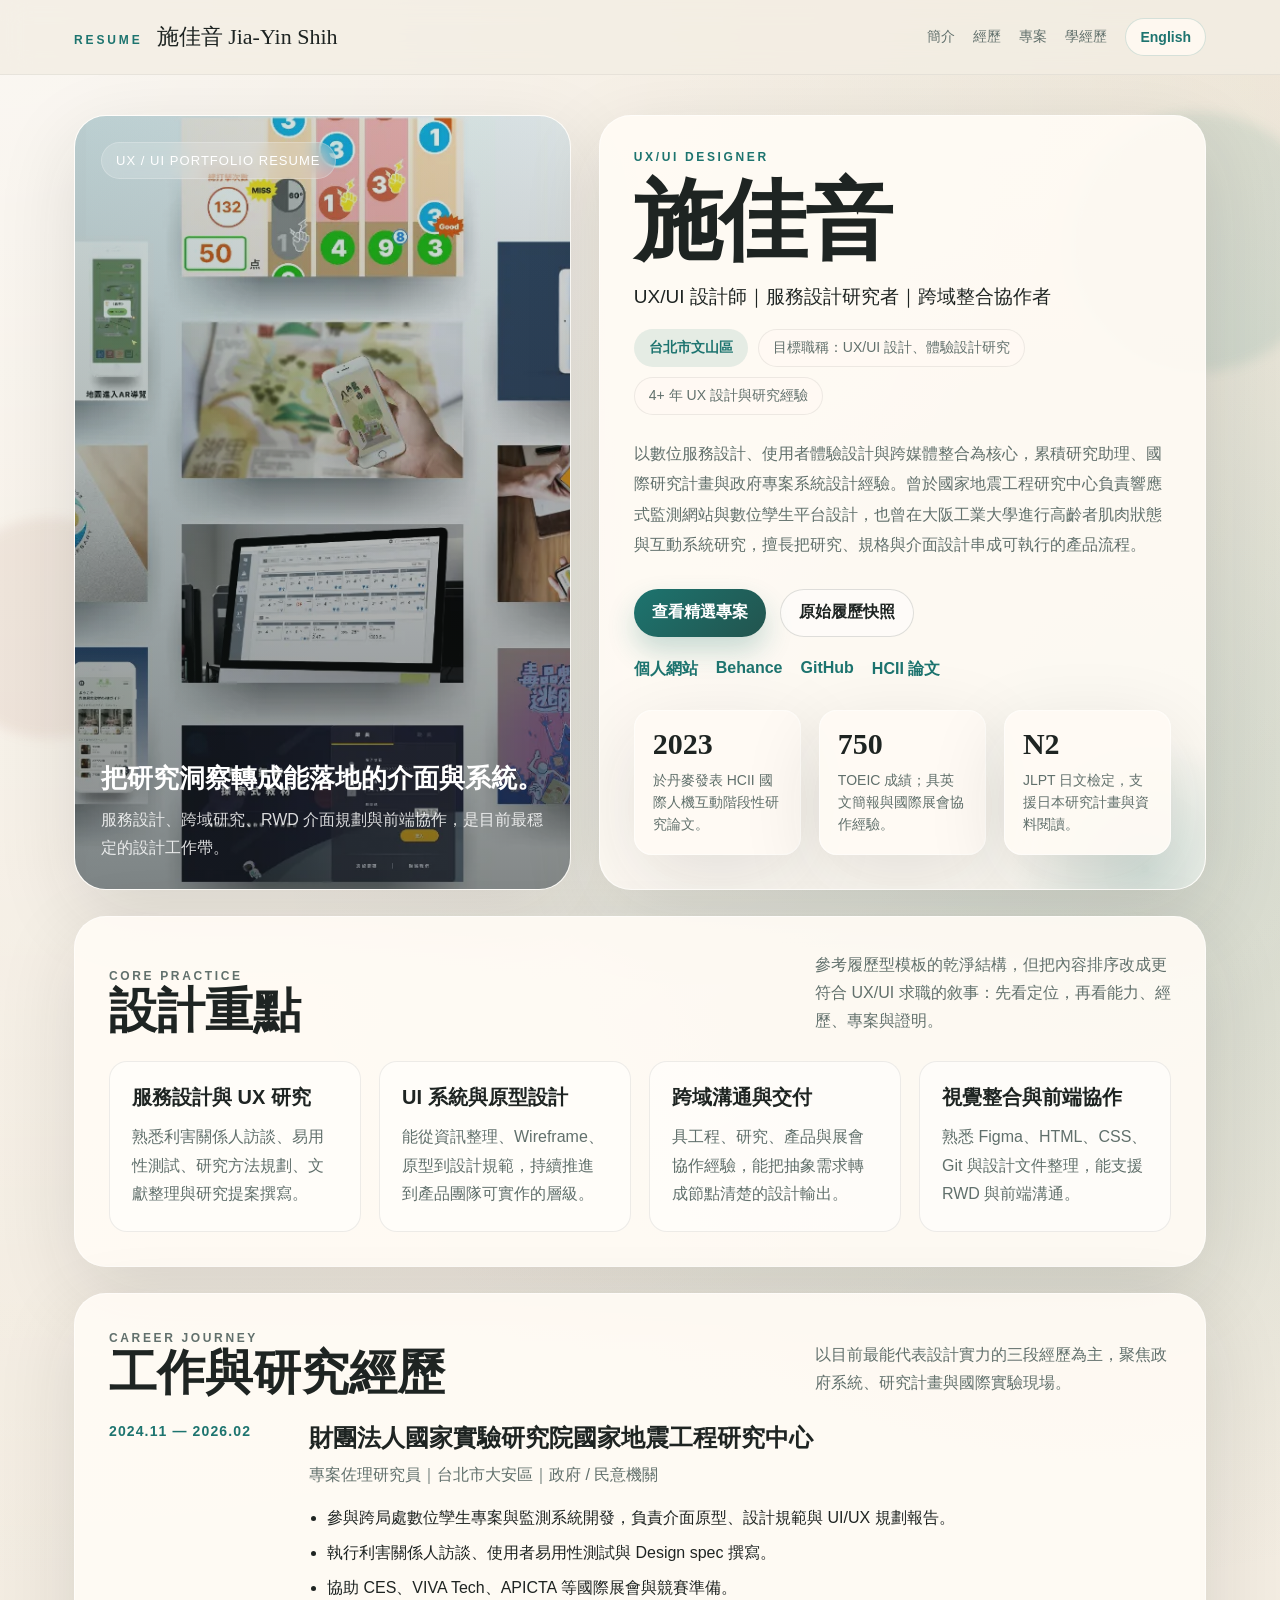
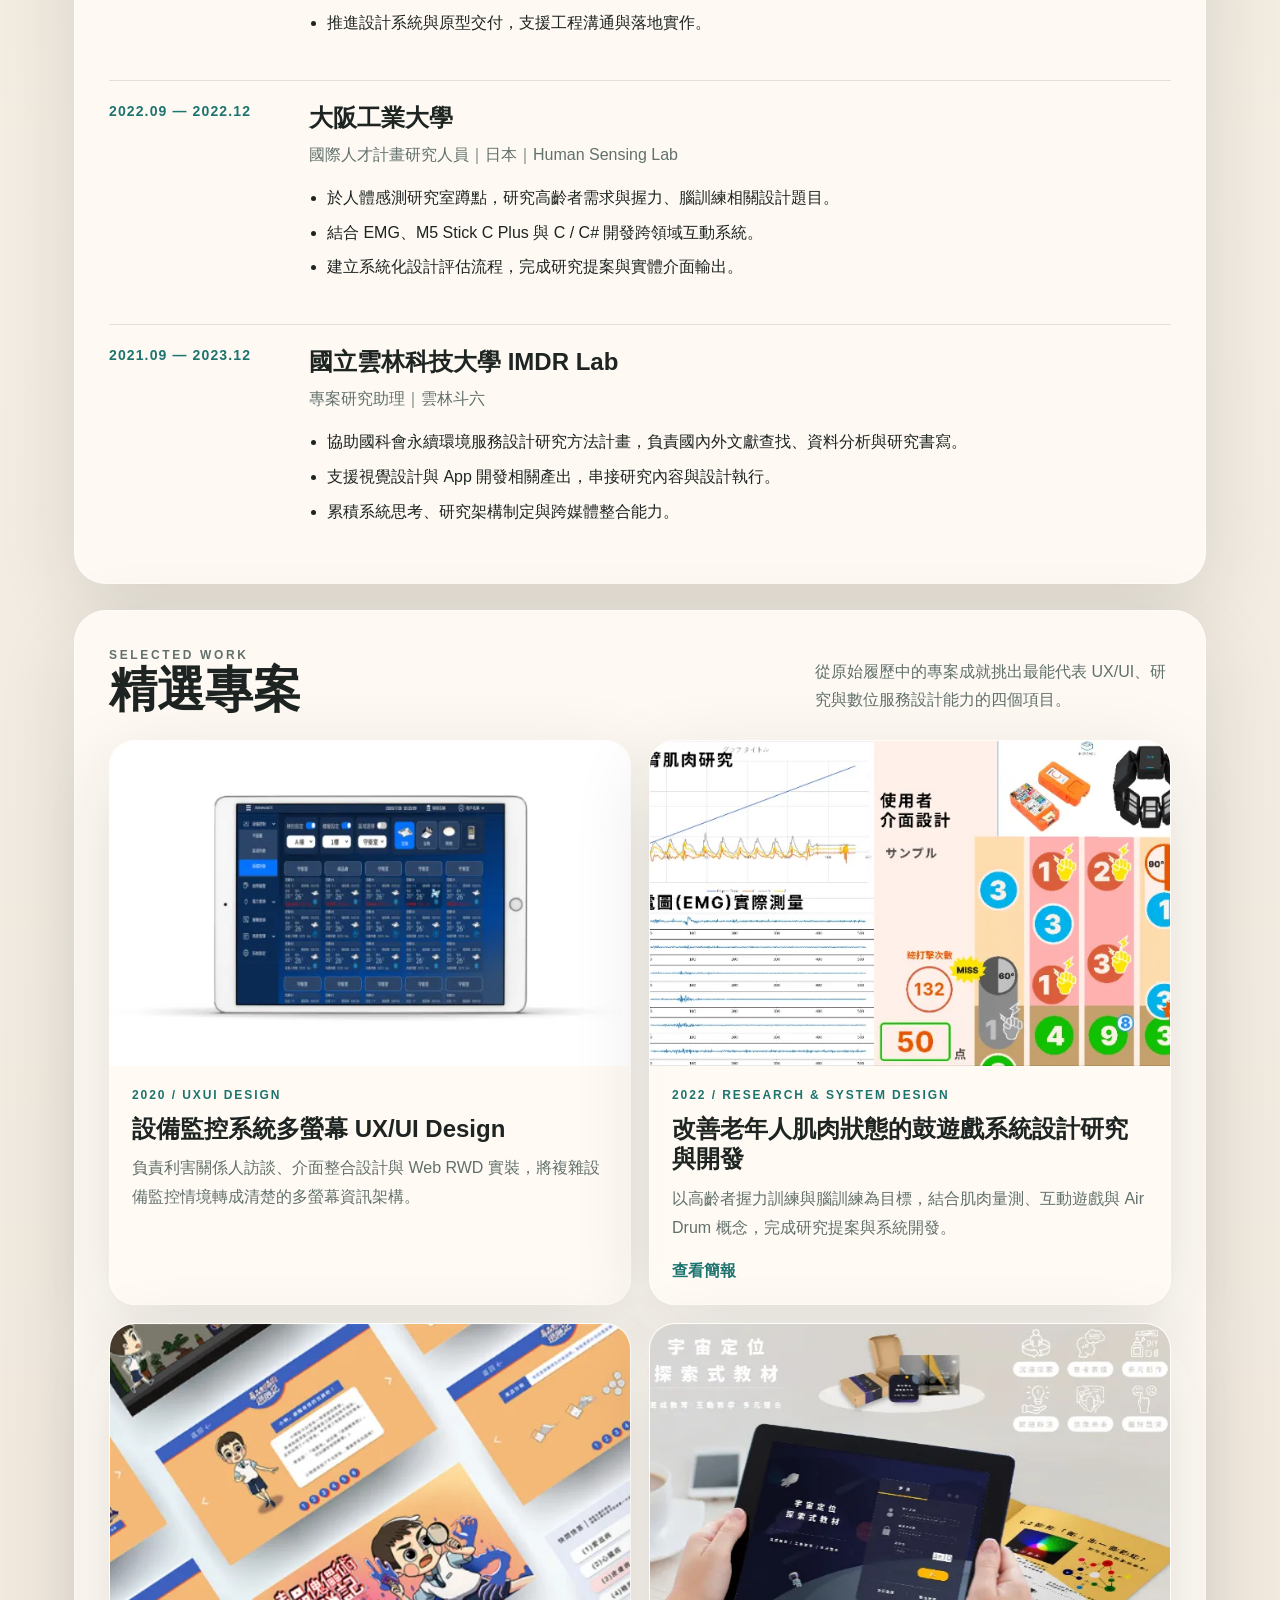
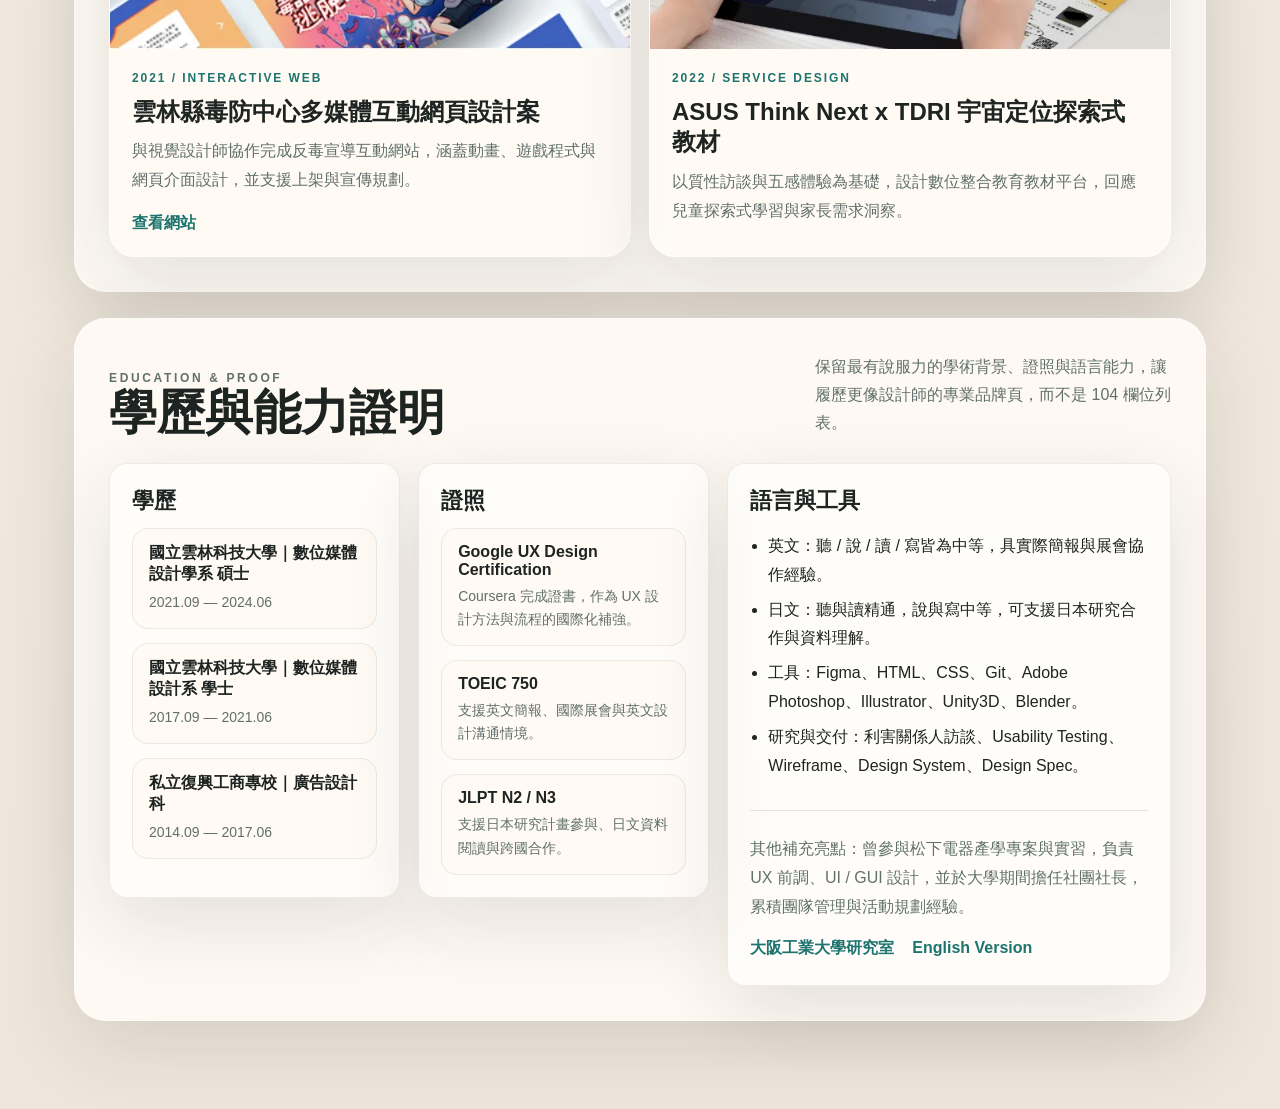
<file: output/resume-zh.html>
﻿<!DOCTYPE html>
<html lang="zh-Hant">
  <head>
    <meta charset="utf-8">
    <meta name="viewport" content="width=device-width, initial-scale=1">
    <meta name="description" content="施佳音的雙語履歷網站，聚焦 UX/UI 設計、服務設計研究與跨域整合實作。">
    <title>施佳音 | UX/UI 設計履歷</title>
    <link rel="stylesheet" href="../src/resume.css">
  </head>
  <body>
    <div class="page">
      <header class="site-nav">
        <div class="nav-inner">
          <div class="brand">
            <span class="brand-mark">Resume</span>
            <span class="brand-name">施佳音 Jia-Yin Shih</span>
          </div>
          <nav class="nav-links" aria-label="頁面導覽">
            <a href="#profile">簡介</a>
            <a href="#experience">經歷</a>
            <a href="#projects">專案</a>
            <a href="#credentials">學經歷</a>
            <a class="lang-link" href="./resume-en.html">English</a>
          </nav>
        </div>
      </header>

      <main class="page-main">
        <section class="hero" id="profile">
          <div class="hero-media animate-in">
            <span class="media-badge">UX / UI Portfolio Resume</span>
            <img src="../assets/images/profile-cover.webp" alt="施佳音作品封面圖">
            <div class="media-note">
              <strong>把研究洞察轉成能落地的介面與系統。</strong>
              <span>服務設計、跨域研究、RWD 介面規劃與前端協作，是目前最穩定的設計工作帶。</span>
            </div>
          </div>

          <div class="hero-card animate-in delay-1">
            <p class="eyebrow">UX/UI Designer</p>
            <h1 class="hero-title">施佳音</h1>
            <p class="hero-subtitle">UX/UI 設計師｜服務設計研究者｜跨域整合協作者</p>

            <div class="hero-meta">
              <span class="pill strong">台北市文山區</span>
              <span class="pill">目標職稱：UX/UI 設計、體驗設計研究</span>
              <span class="pill">4+ 年 UX 設計與研究經驗</span>
            </div>

            <p class="hero-summary">
              以數位服務設計、使用者體驗設計與跨媒體整合為核心，累積研究助理、國際研究計畫與政府專案系統設計經驗。曾於國家地震工程研究中心負責響應式監測網站與數位孿生平台設計，也曾在大阪工業大學進行高齡者肌肉狀態與互動系統研究，擅長把研究、規格與介面設計串成可執行的產品流程。
            </p>

            <div class="hero-actions">
              <a class="button" href="#projects">查看精選專案</a>
              <a class="ghost-button" href="../raw/resume-source.html">原始履歷快照</a>
            </div>

            <div class="hero-links">
              <a href="https://irishis-coming-up.webflow.io/" target="_blank" rel="noreferrer">個人網站</a>
              <a href="https://www.behance.net/billowinglight/" target="_blank" rel="noreferrer">Behance</a>
              <a href="https://github.com/JIAYIN-Shih" target="_blank" rel="noreferrer">GitHub</a>
              <a href="https://link.springer.com/chapter/10.1007/978-3-031-35989-7_3" target="_blank" rel="noreferrer">HCII 論文</a>
            </div>

            <div class="metric-grid">
              <article class="mini-card animate-in delay-1">
                <strong>2023</strong>
                <span>於丹麥發表 HCII 國際人機互動階段性研究論文。</span>
              </article>
              <article class="mini-card animate-in delay-1">
                <strong>750</strong>
                <span>TOEIC 成績；具英文簡報與國際展會協作經驗。</span>
              </article>
              <article class="mini-card animate-in delay-1">
                <strong>N2</strong>
                <span>JLPT 日文檢定，支援日本研究計畫與資料閱讀。</span>
              </article>
            </div>
          </div>
        </section>

        <section class="section-panel animate-in delay-1">
          <div class="section-head">
            <div>
              <p class="eyebrow">Core Practice</p>
              <h2>設計重點</h2>
            </div>
            <p>參考履歷型模板的乾淨結構，但把內容排序改成更符合 UX/UI 求職的敘事：先看定位，再看能力、經歷、專案與證明。</p>
          </div>

          <div class="expertise-grid">
            <article class="expertise-item">
              <h3>服務設計與 UX 研究</h3>
              <p>熟悉利害關係人訪談、易用性測試、研究方法規劃、文獻整理與研究提案撰寫。</p>
            </article>
            <article class="expertise-item">
              <h3>UI 系統與原型設計</h3>
              <p>能從資訊整理、Wireframe、原型到設計規範，持續推進到產品團隊可實作的層級。</p>
            </article>
            <article class="expertise-item">
              <h3>跨域溝通與交付</h3>
              <p>具工程、研究、產品與展會協作經驗，能把抽象需求轉成節點清楚的設計輸出。</p>
            </article>
            <article class="expertise-item">
              <h3>視覺整合與前端協作</h3>
              <p>熟悉 Figma、HTML、CSS、Git 與設計文件整理，能支援 RWD 與前端溝通。</p>
            </article>
          </div>
        </section>

        <section class="section-panel animate-in delay-1" id="experience">
          <div class="section-head">
            <div>
              <p class="eyebrow">Career Journey</p>
              <h2>工作與研究經歷</h2>
            </div>
            <p>以目前最能代表設計實力的三段經歷為主，聚焦政府系統、研究計畫與國際實驗現場。</p>
          </div>

          <div class="timeline">
            <article class="timeline-item">
              <div class="timeline-period">2024.11 — 2026.02</div>
              <div class="timeline-content">
                <h3>財團法人國家實驗研究院國家地震工程研究中心</h3>
                <div class="timeline-meta">專案佐理研究員｜台北市大安區｜政府 / 民意機關</div>
                <ul>
                  <li>參與跨局處數位孿生專案與監測系統開發，負責介面原型、設計規範與 UI/UX 規劃報告。</li>
                  <li>執行利害關係人訪談、使用者易用性測試與 Design spec 撰寫。</li>
                  <li>協助 CES、VIVA Tech、APICTA 等國際展會與競賽準備。</li>
                  <li>推進設計系統與原型交付，支援工程溝通與落地實作。</li>
                </ul>
              </div>
            </article>

            <article class="timeline-item">
              <div class="timeline-period">2022.09 — 2022.12</div>
              <div class="timeline-content">
                <h3>大阪工業大學</h3>
                <div class="timeline-meta">國際人才計畫研究人員｜日本｜Human Sensing Lab</div>
                <ul>
                  <li>於人體感測研究室蹲點，研究高齡者需求與握力、腦訓練相關設計題目。</li>
                  <li>結合 EMG、M5 Stick C Plus 與 C / C# 開發跨領域互動系統。</li>
                  <li>建立系統化設計評估流程，完成研究提案與實體介面輸出。</li>
                </ul>
              </div>
            </article>

            <article class="timeline-item">
              <div class="timeline-period">2021.09 — 2023.12</div>
              <div class="timeline-content">
                <h3>國立雲林科技大學 IMDR Lab</h3>
                <div class="timeline-meta">專案研究助理｜雲林斗六</div>
                <ul>
                  <li>協助國科會永續環境服務設計研究方法計畫，負責國內外文獻查找、資料分析與研究書寫。</li>
                  <li>支援視覺設計與 App 開發相關產出，串接研究內容與設計執行。</li>
                  <li>累積系統思考、研究架構制定與跨媒體整合能力。</li>
                </ul>
              </div>
            </article>
          </div>
        </section>

        <section class="section-panel animate-in delay-2" id="projects">
          <div class="section-head">
            <div>
              <p class="eyebrow">Selected Work</p>
              <h2>精選專案</h2>
            </div>
            <p>從原始履歷中的專案成就挑出最能代表 UX/UI、研究與數位服務設計能力的四個項目。</p>
          </div>

          <div class="project-grid">
            <article class="project-card">
              <div class="project-image">
                <img src="../assets/images/project-monitoring-ux-ui.webp" alt="設備監控系統多螢幕 UX/UI Design">
              </div>
              <div class="project-body">
                <div class="project-kicker">2020 / UXUI Design</div>
                <h3>設備監控系統多螢幕 UX/UI Design</h3>
                <p>負責利害關係人訪談、介面整合設計與 Web RWD 實裝，將複雜設備監控情境轉成清楚的多螢幕資訊架構。</p>
              </div>
            </article>

            <article class="project-card">
              <div class="project-image">
                <img src="../assets/images/project-air-drum-research.webp" alt="改善老年人肌肉狀態的鼓遊戲系統設計研究與開發">
              </div>
              <div class="project-body">
                <div class="project-kicker">2022 / Research & System Design</div>
                <h3>改善老年人肌肉狀態的鼓遊戲系統設計研究與開發</h3>
                <p>以高齡者握力訓練與腦訓練為目標，結合肌肉量測、互動遊戲與 Air Drum 概念，完成研究提案與系統開發。</p>
                <a class="project-link" href="https://docs.google.com/presentation/d/1hdqYt8zqAPA0TvAWFV2dl84czTdCts7oBnS_6r1ENME/edit?usp=sharing" target="_blank" rel="noreferrer">查看簡報</a>
              </div>
            </article>

            <article class="project-card">
              <div class="project-image">
                <img src="../assets/images/project-yunlin-interactive-web.webp" alt="雲林縣毒防中心多媒體互動網頁設計案">
              </div>
              <div class="project-body">
                <div class="project-kicker">2021 / Interactive Web</div>
                <h3>雲林縣毒防中心多媒體互動網頁設計案</h3>
                <p>與視覺設計師協作完成反毒宣導互動網站，涵蓋動畫、遊戲程式與網頁介面設計，並支援上架與宣傳規劃。</p>
                <a class="project-link" href="https://yunlindrug.github.io/yunlindrug/" target="_blank" rel="noreferrer">查看網站</a>
              </div>
            </article>

            <article class="project-card">
              <div class="project-image">
                <img src="../assets/images/project-image-extra.webp" alt="ASUS Think Next x TDRI 宇宙定位探索式教材">
              </div>
              <div class="project-body">
                <div class="project-kicker">2022 / Service Design</div>
                <h3>ASUS Think Next x TDRI 宇宙定位探索式教材</h3>
                <p>以質性訪談與五感體驗為基礎，設計數位整合教育教材平台，回應兒童探索式學習與家長需求洞察。</p>
              </div>
            </article>
          </div>
        </section>

        <section class="section-panel animate-in delay-2" id="credentials">
          <div class="section-head">
            <div>
              <p class="eyebrow">Education & Proof</p>
              <h2>學歷與能力證明</h2>
            </div>
            <p>保留最有說服力的學術背景、證照與語言能力，讓履歷更像設計師的專業品牌頁，而不是 104 欄位列表。</p>
          </div>

          <div class="bottom-grid">
            <div class="credentials-grid">
              <article class="credential-card">
                <h3>學歷</h3>
                <div class="credential-list">
                  <div class="credential-line">
                    <strong>國立雲林科技大學｜數位媒體設計學系 碩士</strong>
                    <span>2021.09 — 2024.06</span>
                  </div>
                  <div class="credential-line">
                    <strong>國立雲林科技大學｜數位媒體設計系 學士</strong>
                    <span>2017.09 — 2021.06</span>
                  </div>
                  <div class="credential-line">
                    <strong>私立復興工商專校｜廣告設計科</strong>
                    <span>2014.09 — 2017.06</span>
                  </div>
                </div>
              </article>

              <article class="credential-card">
                <h3>證照</h3>
                <div class="credential-list">
                  <div class="credential-line">
                    <strong>Google UX Design Certification</strong>
                    <span>Coursera 完成證書，作為 UX 設計方法與流程的國際化補強。</span>
                  </div>
                  <div class="credential-line">
                    <strong>TOEIC 750</strong>
                    <span>支援英文簡報、國際展會與英文設計溝通情境。</span>
                  </div>
                  <div class="credential-line">
                    <strong>JLPT N2 / N3</strong>
                    <span>支援日本研究計畫參與、日文資料閱讀與跨國合作。</span>
                  </div>
                </div>
              </article>
            </div>

            <article class="credential-card">
              <h3>語言與工具</h3>
              <ul>
                <li>英文：聽 / 說 / 讀 / 寫皆為中等，具實際簡報與展會協作經驗。</li>
                <li>日文：聽與讀精通，說與寫中等，可支援日本研究合作與資料理解。</li>
                <li>工具：Figma、HTML、CSS、Git、Adobe Photoshop、Illustrator、Unity3D、Blender。</li>
                <li>研究與交付：利害關係人訪談、Usability Testing、Wireframe、Design System、Design Spec。</li>
              </ul>

              <div class="footer-note">
                其他補充亮點：曾參與松下電器產學專案與實習，負責 UX 前調、UI / GUI 設計，並於大學期間擔任社團社長，累積團隊管理與活動規劃經驗。
                <div class="footer-links">
                  <a href="https://www.oit.ac.jp/laboratory/room/290" target="_blank" rel="noreferrer">大阪工業大學研究室</a>
                  <a href="./resume-en.html">English Version</a>
                </div>
              </div>
            </article>
          </div>
        </section>
      </main>
    </div>
  </body>
</html>
</file>
<file: src/resume.css>
:root {
  color-scheme: light;
  --bg: #f3ede3;
  --bg-deep: #e4d7c4;
  --surface: rgba(255, 251, 245, 0.92);
  --surface-strong: #fffaf3;
  --ink: #1e2422;
  --muted: #61706c;
  --line: rgba(30, 36, 34, 0.12);
  --accent: #1d746f;
  --accent-2: #9e5f42;
  --accent-soft: rgba(29, 116, 111, 0.11);
  --shadow: 0 24px 80px rgba(29, 36, 34, 0.12);
  --radius-xl: 32px;
  --radius-lg: 24px;
  --radius-md: 18px;
  --font-display: "Iowan Old Style", "Palatino Linotype", "Book Antiqua", Georgia, serif;
  --font-sans: "Aptos", "Segoe UI", "Noto Sans TC", "PingFang TC", sans-serif;
}

*,
*::before,
*::after {
  box-sizing: border-box;
}

html {
  scroll-behavior: smooth;
}

body {
  margin: 0;
  min-height: 100vh;
  color: var(--ink);
  font-family: var(--font-sans);
  background:
    radial-gradient(circle at top left, rgba(255, 255, 255, 0.72), transparent 36%),
    radial-gradient(circle at 85% 18%, rgba(29, 116, 111, 0.16), transparent 22%),
    linear-gradient(180deg, #efe4d3 0%, var(--bg) 42%, #efe6db 100%);
}

a {
  color: inherit;
  text-decoration: none;
}

img {
  display: block;
  max-width: 100%;
}

.page::before,
.page::after {
  content: "";
  position: fixed;
  inset: auto;
  border-radius: 999px;
  pointer-events: none;
  z-index: -1;
  filter: blur(6px);
}

.page::before {
  top: 112px;
  right: -48px;
  width: 260px;
  height: 260px;
  background: rgba(29, 116, 111, 0.1);
}

.page::after {
  left: -60px;
  bottom: 18%;
  width: 220px;
  height: 220px;
  background: rgba(158, 95, 66, 0.09);
}

.site-nav {
  position: sticky;
  top: 0;
  z-index: 20;
  backdrop-filter: blur(14px);
  background: rgba(243, 237, 227, 0.78);
  border-bottom: 1px solid rgba(30, 36, 34, 0.06);
}

.nav-inner {
  max-width: 1180px;
  margin: 0 auto;
  padding: 18px 24px;
  display: flex;
  align-items: center;
  justify-content: space-between;
  gap: 24px;
}

.brand {
  display: flex;
  align-items: baseline;
  gap: 14px;
  min-width: 0;
}

.brand-mark {
  font-size: 12px;
  letter-spacing: 0.24em;
  text-transform: uppercase;
  color: var(--accent);
  font-weight: 700;
}

.brand-name {
  font-family: var(--font-display);
  font-size: 22px;
  line-height: 1;
}

.nav-links {
  display: flex;
  align-items: center;
  gap: 18px;
  flex-wrap: wrap;
  justify-content: flex-end;
}

.nav-links a {
  color: var(--muted);
  font-size: 14px;
  transition: color 180ms ease, transform 180ms ease;
}

.nav-links a:hover {
  color: var(--accent);
  transform: translateY(-1px);
}

.lang-link {
  padding: 10px 14px;
  border-radius: 999px;
  border: 1px solid rgba(29, 116, 111, 0.18);
  background: rgba(255, 250, 243, 0.86);
  color: var(--accent) !important;
  font-weight: 700;
}

.page-main {
  max-width: 1180px;
  margin: 0 auto;
  padding: 40px 24px 88px;
}

.hero {
  display: grid;
  grid-template-columns: minmax(280px, 0.9fr) minmax(0, 1.1fr);
  gap: 28px;
  align-items: stretch;
}

.hero-media,
.hero-card,
.section-panel,
.project-card,
.mini-card,
.credential-card {
  background: var(--surface);
  border: 1px solid rgba(255, 255, 255, 0.55);
  box-shadow: var(--shadow);
}

.hero-media {
  position: relative;
  min-height: 620px;
  overflow: hidden;
  border-radius: var(--radius-xl);
}

.hero-media img {
  width: 100%;
  height: 100%;
  object-fit: cover;
  filter: saturate(0.88) contrast(1.02);
  transform: scale(1.03);
}

.hero-media::after {
  content: "";
  position: absolute;
  inset: 0;
  background:
    linear-gradient(180deg, rgba(26, 32, 30, 0.08), rgba(26, 32, 30, 0.52)),
    linear-gradient(135deg, rgba(29, 116, 111, 0.16), transparent 62%);
}

.media-badge,
.media-note {
  position: absolute;
  z-index: 1;
  color: #fff;
}

.media-badge {
  top: 26px;
  left: 26px;
  padding: 10px 14px;
  border-radius: 999px;
  background: rgba(255, 255, 255, 0.16);
  border: 1px solid rgba(255, 255, 255, 0.22);
  backdrop-filter: blur(10px);
  font-size: 13px;
  letter-spacing: 0.08em;
  text-transform: uppercase;
}

.media-note {
  left: 26px;
  right: 26px;
  bottom: 28px;
}

.media-note strong {
  display: block;
  font-family: var(--font-display);
  font-size: 26px;
  font-weight: 600;
}

.media-note span {
  display: block;
  margin-top: 10px;
  color: rgba(255, 255, 255, 0.84);
  line-height: 1.7;
}

.hero-card {
  display: flex;
  flex-direction: column;
  border-radius: var(--radius-xl);
  padding: 34px;
  overflow: hidden;
  position: relative;
}

.hero-card::before {
  content: "";
  position: absolute;
  inset: auto -80px -120px auto;
  width: 280px;
  height: 280px;
  border-radius: 999px;
  background: radial-gradient(circle, rgba(29, 116, 111, 0.18), transparent 68%);
}

.eyebrow {
  margin: 0 0 16px;
  font-size: 12px;
  font-weight: 700;
  letter-spacing: 0.22em;
  text-transform: uppercase;
  color: var(--accent);
}

.hero-title {
  margin: 0;
  font-family: var(--font-display);
  font-size: clamp(52px, 7vw, 88px);
  line-height: 0.95;
  font-weight: 600;
  letter-spacing: -0.03em;
}

.hero-subtitle {
  margin: 18px 0 0;
  font-size: 19px;
  line-height: 1.55;
  color: var(--ink);
  max-width: 48ch;
}

.hero-meta {
  display: flex;
  flex-wrap: wrap;
  gap: 10px;
  margin: 18px 0 0;
}

.pill {
  padding: 9px 14px;
  border-radius: 999px;
  background: rgba(255, 250, 243, 0.92);
  border: 1px solid rgba(30, 36, 34, 0.08);
  color: var(--muted);
  font-size: 14px;
}

.pill.strong {
  background: var(--accent-soft);
  color: var(--accent);
  border-color: transparent;
  font-weight: 700;
}

.hero-summary {
  margin: 24px 0 0;
  color: var(--muted);
  line-height: 1.9;
  font-size: 16px;
}

.hero-actions {
  display: flex;
  flex-wrap: wrap;
  gap: 14px;
  margin-top: 28px;
}

.button,
.ghost-button {
  display: inline-flex;
  align-items: center;
  justify-content: center;
  min-height: 48px;
  padding: 0 18px;
  border-radius: 999px;
  font-weight: 700;
  transition: transform 180ms ease, box-shadow 180ms ease, background-color 180ms ease;
}

.button {
  color: #fff;
  background: linear-gradient(135deg, var(--accent), #22544e);
  box-shadow: 0 14px 28px rgba(29, 116, 111, 0.24);
}

.ghost-button {
  color: var(--ink);
  border: 1px solid rgba(30, 36, 34, 0.14);
  background: rgba(255, 255, 255, 0.48);
}

.button:hover,
.ghost-button:hover {
  transform: translateY(-2px);
}

.hero-links {
  display: flex;
  flex-wrap: wrap;
  gap: 12px 18px;
  margin-top: 22px;
}

.hero-links a {
  color: var(--accent);
  font-weight: 700;
}

.hero-links a:hover {
  color: var(--accent-2);
}

.metric-grid,
.expertise-grid,
.project-grid,
.bottom-grid,
.credentials-grid {
  display: grid;
  gap: 18px;
}

.metric-grid {
  margin-top: 30px;
  grid-template-columns: repeat(3, minmax(0, 1fr));
}

.mini-card {
  border-radius: var(--radius-md);
  padding: 18px;
}

.mini-card strong {
  display: block;
  font-family: var(--font-display);
  font-size: 30px;
  font-weight: 600;
  line-height: 1;
}

.mini-card span {
  display: block;
  margin-top: 10px;
  color: var(--muted);
  line-height: 1.6;
  font-size: 14px;
}

.section-panel {
  margin-top: 26px;
  border-radius: var(--radius-xl);
  padding: 34px;
}

.section-head {
  display: flex;
  align-items: end;
  justify-content: space-between;
  gap: 20px;
  margin-bottom: 26px;
}

.section-head h2 {
  margin: 0;
  font-family: var(--font-display);
  font-size: clamp(34px, 4vw, 48px);
  line-height: 1;
  font-weight: 600;
}

.section-head p {
  margin: 0;
  max-width: 40ch;
  color: var(--muted);
  line-height: 1.75;
}

.expertise-grid {
  grid-template-columns: repeat(4, minmax(0, 1fr));
}

.expertise-item {
  padding: 22px;
  border-radius: var(--radius-md);
  background: rgba(255, 255, 255, 0.54);
  border: 1px solid rgba(30, 36, 34, 0.08);
}

.expertise-item h3 {
  margin: 0 0 12px;
  font-size: 20px;
}

.expertise-item p {
  margin: 0;
  color: var(--muted);
  line-height: 1.8;
}

.timeline {
  display: grid;
  gap: 20px;
}

.timeline-item {
  display: grid;
  grid-template-columns: 180px minmax(0, 1fr);
  gap: 20px;
  padding: 22px 0;
  border-top: 1px solid var(--line);
}

.timeline-item:first-child {
  padding-top: 0;
  border-top: 0;
}

.timeline-period {
  color: var(--accent);
  font-size: 14px;
  font-weight: 700;
  letter-spacing: 0.08em;
  text-transform: uppercase;
}

.timeline-content h3 {
  margin: 0;
  font-size: 24px;
  line-height: 1.25;
}

.timeline-meta {
  margin-top: 8px;
  color: var(--muted);
  line-height: 1.7;
}

.timeline-content ul,
.credential-card ul {
  margin: 16px 0 0;
  padding-left: 18px;
}

.timeline-content li,
.credential-card li {
  line-height: 1.8;
  color: var(--ink);
}

.timeline-content li + li,
.credential-card li + li {
  margin-top: 6px;
}

.project-grid {
  grid-template-columns: repeat(2, minmax(0, 1fr));
}

.project-card {
  overflow: hidden;
  border-radius: 26px;
}

.project-image {
  aspect-ratio: 16 / 10;
  overflow: hidden;
}

.project-image img {
  width: 100%;
  height: 100%;
  object-fit: cover;
  transition: transform 280ms ease;
}

.project-card:hover .project-image img {
  transform: scale(1.04);
}

.project-body {
  padding: 22px;
}

.project-kicker {
  color: var(--accent);
  font-size: 12px;
  font-weight: 700;
  letter-spacing: 0.16em;
  text-transform: uppercase;
}

.project-body h3 {
  margin: 12px 0 10px;
  font-size: 24px;
  line-height: 1.28;
}

.project-body p {
  margin: 0;
  color: var(--muted);
  line-height: 1.8;
}

.project-link {
  display: inline-flex;
  margin-top: 18px;
  color: var(--accent);
  font-weight: 700;
}

.project-link:hover {
  color: var(--accent-2);
}

.bottom-grid {
  grid-template-columns: 1.15fr 0.85fr;
  align-items: start;
}

.credentials-grid {
  grid-template-columns: repeat(2, minmax(0, 1fr));
}

.credential-card {
  padding: 22px;
  border-radius: var(--radius-md);
  background: rgba(255, 255, 255, 0.54);
  border: 1px solid rgba(30, 36, 34, 0.08);
}

.credential-card h3 {
  margin: 0 0 12px;
  font-size: 22px;
}

.credential-card p {
  margin: 0;
  color: var(--muted);
  line-height: 1.75;
}

.credential-list {
  display: grid;
  gap: 14px;
}

.credential-line {
  padding: 14px 16px;
  border-radius: 16px;
  background: rgba(255, 250, 243, 0.88);
  border: 1px solid rgba(30, 36, 34, 0.08);
}

.credential-line strong {
  display: block;
  font-size: 16px;
}

.credential-line span {
  display: block;
  margin-top: 6px;
  color: var(--muted);
  line-height: 1.65;
  font-size: 14px;
}

.footer-note {
  margin-top: 30px;
  padding: 24px 0 0;
  border-top: 1px solid var(--line);
  color: var(--muted);
  line-height: 1.8;
}

.footer-links {
  display: flex;
  flex-wrap: wrap;
  gap: 14px 18px;
  margin-top: 12px;
}

.footer-links a {
  color: var(--accent);
  font-weight: 700;
}

.footer-links a:hover {
  color: var(--accent-2);
}

.animate-in {
  animation: fade-up 520ms ease both;
}

.animate-in.delay-1 {
  animation-delay: 80ms;
}

.animate-in.delay-2 {
  animation-delay: 140ms;
}

@keyframes fade-up {
  from {
    opacity: 0;
    transform: translateY(18px);
  }

  to {
    opacity: 1;
    transform: translateY(0);
  }
}

@media (max-width: 1040px) {
  .hero,
  .bottom-grid,
  .timeline-item {
    grid-template-columns: 1fr;
  }

  .expertise-grid,
  .metric-grid,
  .project-grid,
  .credentials-grid {
    grid-template-columns: repeat(2, minmax(0, 1fr));
  }

  .hero-media {
    min-height: 420px;
  }

  .timeline-period {
    font-size: 13px;
  }
}

@media (max-width: 720px) {
  .nav-inner,
  .page-main {
    padding-left: 18px;
    padding-right: 18px;
  }

  .nav-inner {
    align-items: flex-start;
    flex-direction: column;
  }

  .nav-links {
    justify-content: flex-start;
  }

  .hero-card,
  .section-panel {
    padding: 24px;
  }

  .hero-title {
    font-size: 48px;
  }

  .hero-subtitle {
    font-size: 17px;
  }

  .expertise-grid,
  .metric-grid,
  .project-grid,
  .credentials-grid {
    grid-template-columns: 1fr;
  }

  .section-head {
    align-items: flex-start;
    flex-direction: column;
  }

  .media-note strong {
    font-size: 22px;
  }
}

@media print {
  .site-nav,
  .hero-actions,
  .lang-link {
    display: none !important;
  }

  body {
    background: #fff;
  }

  .page::before,
  .page::after {
    display: none;
  }

  .page-main {
    max-width: none;
    padding: 0;
  }

  .hero,
  .bottom-grid,
  .timeline-item,
  .project-grid,
  .credentials-grid,
  .metric-grid,
  .expertise-grid {
    grid-template-columns: 1fr;
  }

  .hero-media,
  .hero-card,
  .section-panel,
  .project-card,
  .mini-card,
  .credential-card {
    box-shadow: none;
    border: 1px solid #d5d5d5;
    background: #fff;
  }
}
</file>
